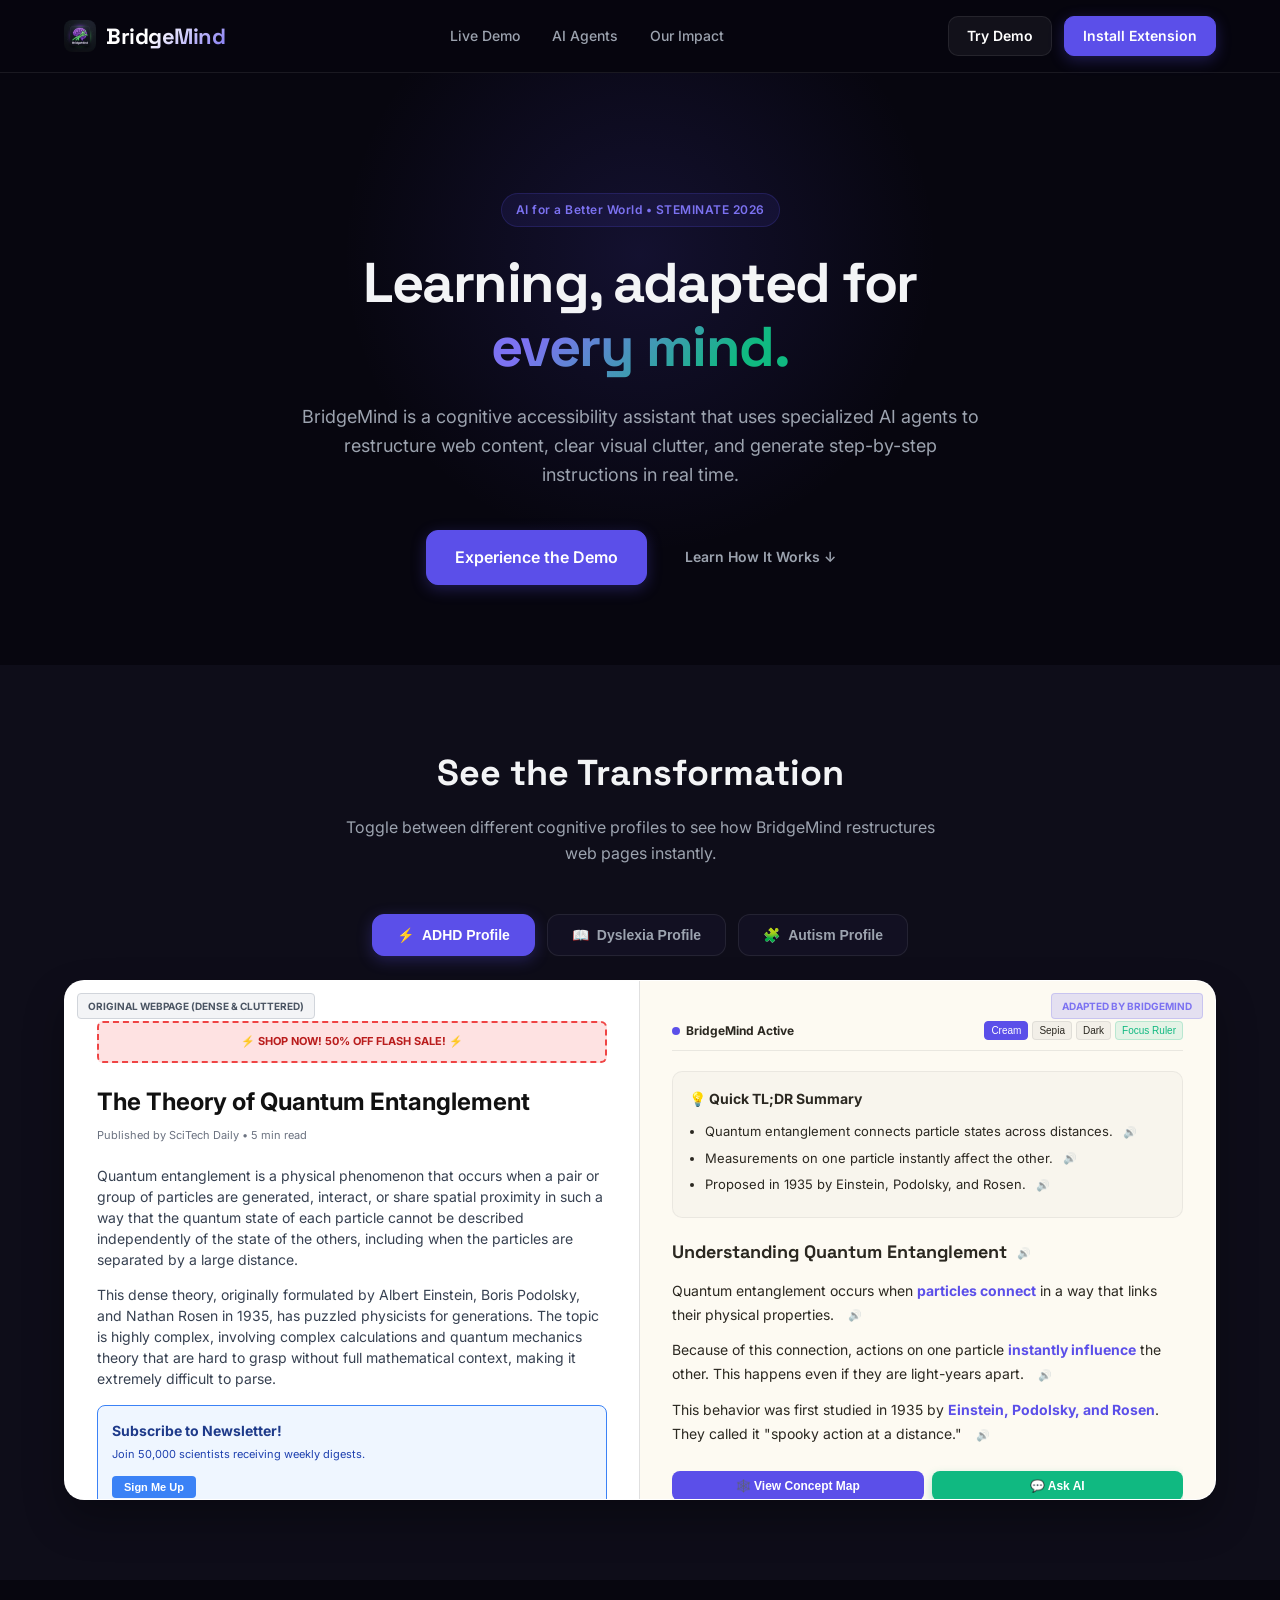
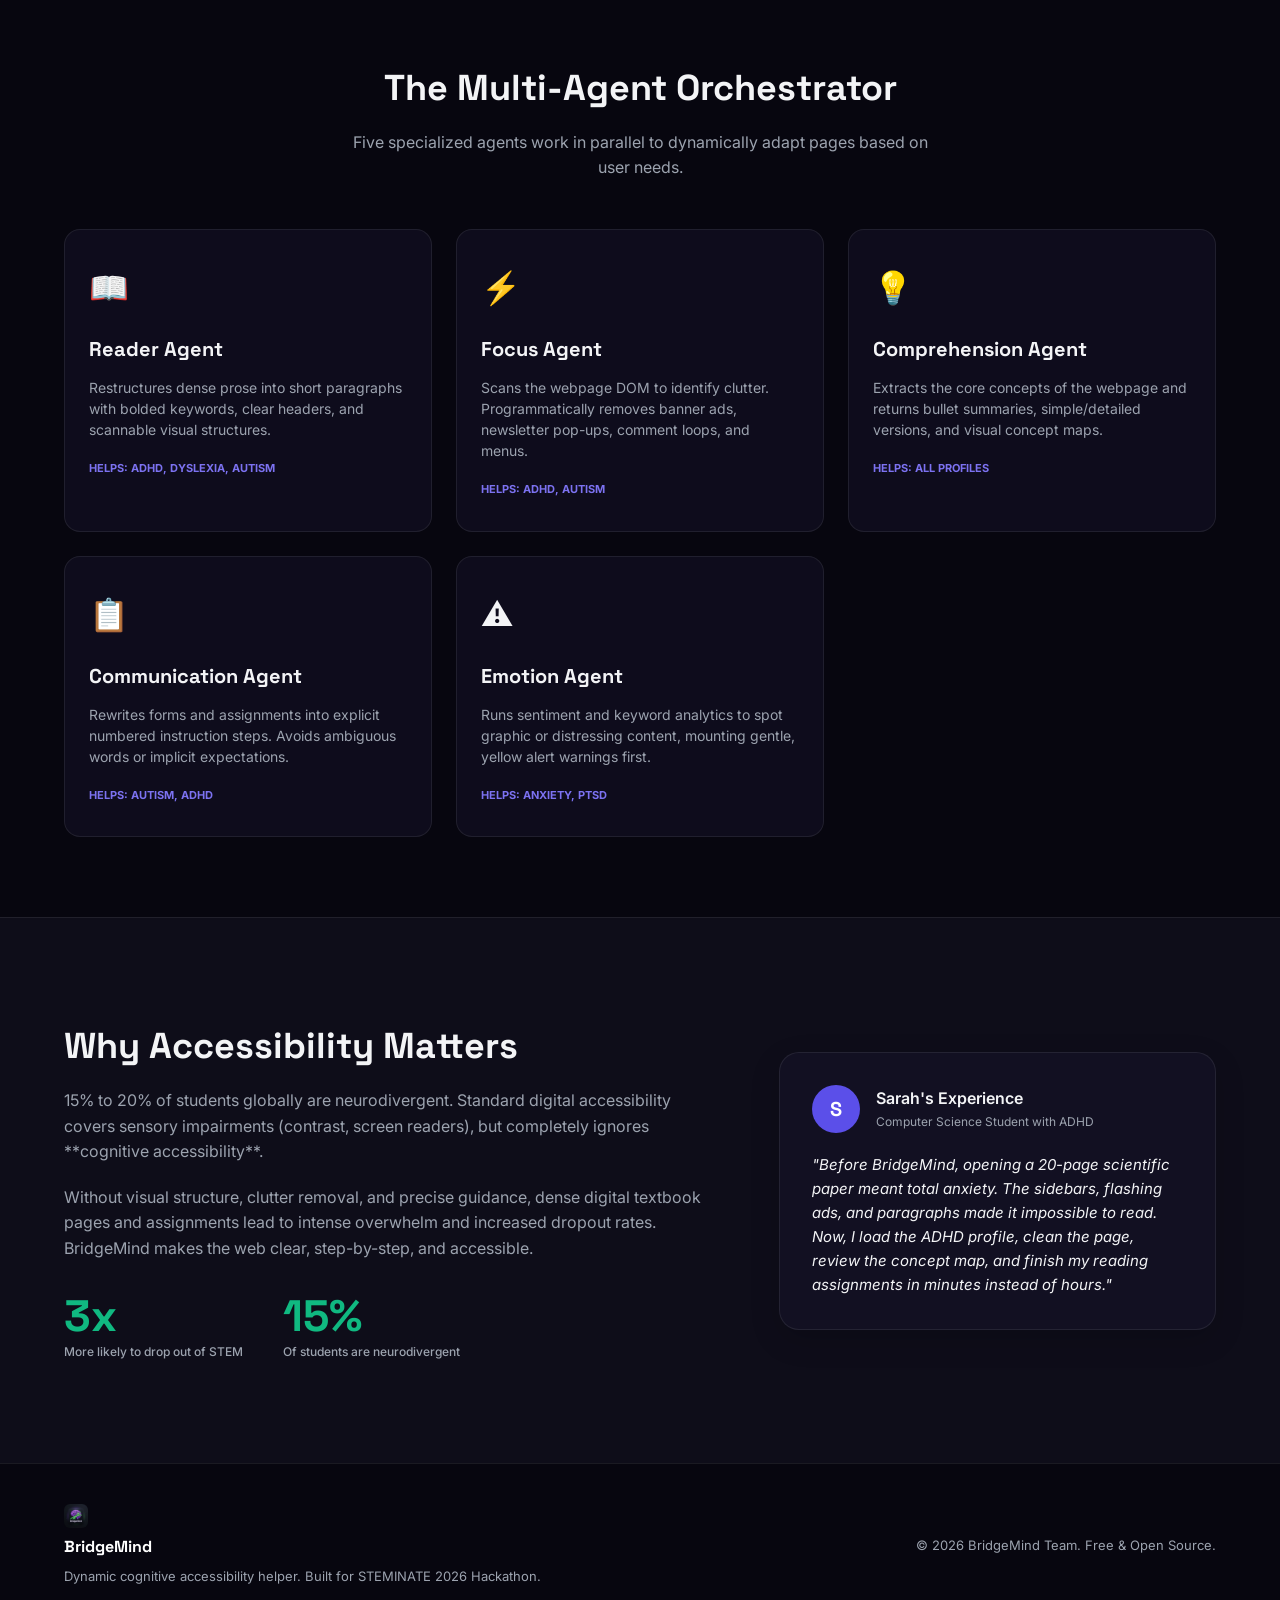
<file: frontend/index.html>
<!DOCTYPE html>
<html lang="en">
<head>
  <meta charset="UTF-8">
  <meta name="viewport" content="width=device-width, initial-scale=1.0">
  <title>BridgeMind — Cognitive Accessibility AI Platform</title>
  <link rel="stylesheet" href="styles.css">
  <link rel="preconnect" href="https://fonts.googleapis.com">
  <link rel="preconnect" href="https://fonts.gstatic.com" crossorigin>
  <link href="https://fonts.googleapis.com/css2?family=Inter:wght@400;500;600;700&family=Space+Grotesk:wght@500;700&display=swap" rel="stylesheet">
</head>
<body>
  <!-- Header / Navigation -->
  <header class="navbar">
    <div class="nav-container">
      <div class="logo">
        <img src="assets/logo.png" alt="BridgeMind Logo" class="logo-img">
        <span class="logo-text">BridgeMind</span>
      </div>
      <nav class="nav-links">
        <a href="demo.html">Live Demo</a>
        <a href="#how-it-works">AI Agents</a>
        <a href="#impact">Our Impact</a>
      </nav>
      <div class="nav-actions">
        <a href="demo.html" class="btn btn-secondary">Try Demo</a>
        <a href="file:///g:/BridgeMind/extension" class="btn btn-primary" target="_blank">Install Extension</a>
      </div>
    </div>
  </header>

  <!-- Hero Section -->
  <section class="hero">
    <div class="hero-glow"></div>
    <div class="hero-container">
      <div class="hero-badge">AI for a Better World • STEMINATE 2026</div>
      <h1 class="hero-title">Learning, adapted for <br><span class="gradient-text">every mind.</span></h1>
      <p class="hero-subtitle">
        BridgeMind is a cognitive accessibility assistant that uses specialized AI agents to restructure web content, clear visual clutter, and generate step-by-step instructions in real time.
      </p>
      <div class="hero-ctas">
        <a href="demo.html" class="btn btn-primary btn-large">Experience the Demo</a>
        <a href="#how-it-works" class="btn btn-tertiary">Learn How It Works &darr;</a>
      </div>
    </div>
  </section>

  <!-- Before/After Live Simulator Section -->
  <section class="simulator-section" id="simulator">
    <div class="container">
      <div class="section-header">
        <h2 class="section-title">See the Transformation</h2>
        <p class="section-subtitle">Toggle between different cognitive profiles to see how BridgeMind restructures web pages instantly.</p>
      </div>

      <!-- Simulator Container -->
      <div class="simulator-wrapper">
        <!-- Controls -->
        <div class="simulator-controls">
          <button class="sim-profile-btn active" data-profile="adhd">
            <span class="btn-icon">⚡</span> ADHD Profile
          </button>
          <button class="sim-profile-btn" data-profile="dyslexia">
            <span class="btn-icon">📖</span> Dyslexia Profile
          </button>
          <button class="sim-profile-btn" data-profile="autism">
            <span class="btn-icon">🧩</span> Autism Profile
          </button>
        </div>

        <!-- Before/After Split Frame -->
        <div class="simulator-frame">
          
          <!-- BEFORE: Raw Webpage -->
          <div class="frame-half frame-before" id="pane-before">
            <div class="frame-badge badge-before">Original Webpage (Dense & Cluttered)</div>
            
            <!-- Ad Sidebar Noise -->
            <div class="mock-ad-banner">⚡ SHOP NOW! 50% OFF FLASH SALE! ⚡</div>
            
            <div class="mock-page-header">
              <h1>The Theory of Quantum Entanglement</h1>
              <div class="mock-meta">Published by SciTech Daily • 5 min read</div>
            </div>
            
            <div class="mock-article-body">
              <p>
                Quantum entanglement is a physical phenomenon that occurs when a pair or group of particles are generated, interact, or share spatial proximity in such a way that the quantum state of each particle cannot be described independently of the state of the others, including when the particles are separated by a large distance.
              </p>
              <p>
                This dense theory, originally formulated by Albert Einstein, Boris Podolsky, and Nathan Rosen in 1935, has puzzled physicists for generations. The topic is highly complex, involving complex calculations and quantum mechanics theory that are hard to grasp without full mathematical context, making it extremely difficult to parse.
              </p>
              
              <!-- Pop up disruption -->
              <div class="mock-popup-banner">
                <h3>Subscribe to Newsletter!</h3>
                <p>Join 50,000 scientists receiving weekly digests.</p>
                <button>Sign Me Up</button>
              </div>

              <p>
                Furthermore, when measurements of physical properties such as position, momentum, spin, and polarization are performed on entangled particles, they are found to be perfectly correlated. This is true even if the measurements are performed almost simultaneously at locations separated by light-years.
              </p>
            </div>
            
            <!-- Side Widgets -->
            <div class="mock-sidebar">
              <h3>Related Stories</h3>
              <ul>
                <li>10 Facts About black holes</li>
                <li>How warp drive works</li>
                <li>Is time travel possible?</li>
              </ul>
            </div>
          </div>

          <!-- AFTER: Adapted Webpage -->
          <div class="frame-half frame-after theme-cream" id="pane-after">
            <div class="frame-badge badge-after">Adapted by BridgeMind</div>
            
            <!-- Top Controls (Mock Injected) -->
            <div class="mock-injected-nav">
              <div class="mock-nav-brand">
                <span class="brand-dot"></span>
                <span>BridgeMind Active</span>
              </div>
              <div class="mock-theme-switches">
                <button class="theme-pills active" data-theme="cream">Cream</button>
                <button class="theme-pills" data-theme="sepia">Sepia</button>
                <button class="theme-pills" data-theme="dark">Dark</button>
                <button class="theme-pills" id="sim-ruler-toggle" style="background: rgba(16, 185, 129, 0.1); color: #10b981; border: 1px solid rgba(16, 185, 129, 0.2);">Focus Ruler</button>
              </div>
            </div>

            <div class="adapted-content-area" style="position: relative; overflow-y: auto;">
              <div class="bm-reading-ruler hidden" id="sim-reading-ruler" style="position: absolute; left:0; width:100%; height:35px; pointer-events:none; z-index:5;"></div>
              
              <!-- TLDR (Comprehension Agent) -->
              <div class="adapted-card adapted-tldr" id="adapted-tldr-box">
                <h4>💡 Quick TL;DR Summary</h4>
                <ul>
                  <li>Quantum entanglement connects particle states across distances.</li>
                  <li>Measurements on one particle instantly affect the other.</li>
                  <li>Proposed in 1935 by Einstein, Podolsky, and Rosen.</li>
                </ul>
              </div>

              <!-- Content (Reader Agent) -->
              <div class="adapted-article-body" id="adapted-text-box">
                <h3>Understanding Quantum Entanglement</h3>
                <p>
                  Quantum entanglement occurs when <strong>particles connect</strong> in a way that links their physical properties. 
                </p>
                <p>
                  Because of this connection, actions on one particle <strong>instantly influence</strong> the other. This happens even if they are light-years apart.
                </p>
                <p>
                  This behavior was first studied in 1935 by <strong>Einstein, Podolsky, and Rosen</strong>. They called it "spooky action at a distance."
                </p>
              </div>

              <!-- Floating Actions -->
              <div style="display: flex; gap: 8px; margin-top: 15px;">
                <button class="mock-cmap-btn" id="sim-cmap-btn" style="flex: 1;">🕸️ View Concept Map</button>
                <button class="mock-cmap-btn" id="sim-ask-btn" style="flex: 1; background: #10b981; border-color: #10b981; box-shadow: 0 4px 10px rgba(16, 185, 129, 0.3);">💬 Ask AI</button>
              </div>

              <!-- In-sim Concept Map Drawer -->
              <div class="mock-cmap-drawer hidden" id="sim-cmap-drawer" style="position: absolute; top:0; right:0; width:100%; height:100%; background:var(--bg-pane); z-index:10; border-left:1px solid rgba(120, 120, 120, 0.2); box-shadow: -4px 0 20px rgba(0,0,0,0.15); display: flex; flex-direction: column;">
                <div class="drawer-header" style="display: flex; justify-content: space-between; align-items: center; padding: 10px; border-bottom: 1px solid rgba(120,120,120,0.15);">
                  <h5 style="margin:0;">Concept Map</h5>
                  <button id="sim-close-cmap" style="background:transparent; border:none; font-size:18px; cursor:pointer; color:inherit;">&times;</button>
                </div>
                <div class="drawer-body" style="flex:1; padding: 10px; display: block;">
                  <div style="font-size: 10px; opacity: 0.6; text-align: center; margin-bottom: 5px;">💡 Drag concepts to organize, double-click to simplify.</div>
                  <div class="bm-svg-cmap-canvas" id="sim-svg-canvas" style="height: 220px; width:100%; border:1px dashed rgba(120,120,120,0.3); border-radius:8px; position:relative; overflow:hidden;">
                    <svg class="bm-svg-connections-layer" id="sim-svg-connections" style="width:100%; height:100%; position:absolute; top:0; left:0; pointer-events:none;"></svg>
                  </div>
                </div>
              </div>

              <!-- In-sim Chat Sidebar -->
              <div class="mock-cmap-drawer hidden" id="sim-chat-sidebar" style="position: absolute; top:0; right:0; width:100%; height:100%; background:var(--bg-pane); z-index:10; border-left:1px solid rgba(120, 120, 120, 0.2); box-shadow: -4px 0 20px rgba(0,0,0,0.15); display: flex; flex-direction: column;">
                <div class="drawer-header" style="display: flex; justify-content: space-between; align-items: center; padding: 10px; border-bottom: 1px solid rgba(120,120,120,0.15);">
                  <h5 style="margin:0;">Ask BridgeMind AI</h5>
                  <button id="sim-close-chat" style="background:transparent; border:none; font-size:18px; cursor:pointer; color:inherit;">&times;</button>
                </div>
                <div class="sim-chat-messages" id="sim-chat-messages" style="flex:1; overflow-y:auto; padding:12px; display:flex; flex-direction:column; gap:10px;">
                  <div class="sim-msg-ai" style="align-self: flex-start; background: rgba(120,120,120,0.08); padding:8px 12px; border-radius:8px; font-size:13px; max-width:85%;">
                    Hi! Ask me anything about the quantum entanglement article.
                  </div>
                </div>
                <div style="padding:10px; border-top:1px solid rgba(120,120,120,0.15); display:flex; gap:8px;">
                  <input type="text" id="sim-chat-input" placeholder="Type a question..." style="flex:1; padding:6px 10px; border-radius:6px; border:1px solid rgba(120,120,120,0.2); background:rgba(120,120,120,0.05); color:inherit; font-size:13px; outline:none;">
                  <button id="sim-send-chat" style="background:#10b981; color:#fff; border:none; padding:6px 12px; border-radius:6px; font-size:13px; font-weight:600; cursor:pointer;">Send</button>
                </div>
              </div>

            </div>
          </div>


        </div>
      </div>
    </div>
  </section>

  <!-- Agent Details Section -->
  <section class="how-it-works-section" id="how-it-works">
    <div class="container">
      <div class="section-header">
        <h2 class="section-title">The Multi-Agent Orchestrator</h2>
        <p class="section-subtitle">Five specialized agents work in parallel to dynamically adapt pages based on user needs.</p>
      </div>

      <div class="agents-grid">
        <!-- Agent 1 -->
        <div class="agent-card">
          <div class="agent-icon">📖</div>
          <h3>Reader Agent</h3>
          <p>Restructures dense prose into short paragraphs with bolded keywords, clear headers, and scannable visual structures.</p>
          <div class="agent-target">Helps: ADHD, Dyslexia, Autism</div>
        </div>

        <!-- Agent 2 -->
        <div class="agent-card">
          <div class="agent-icon">⚡</div>
          <h3>Focus Agent</h3>
          <p>Scans the webpage DOM to identify clutter. Programmatically removes banner ads, newsletter pop-ups, comment loops, and menus.</p>
          <div class="agent-target">Helps: ADHD, Autism</div>
        </div>

        <!-- Agent 3 -->
        <div class="agent-card">
          <div class="agent-icon">💡</div>
          <h3>Comprehension Agent</h3>
          <p>Extracts the core concepts of the webpage and returns bullet summaries, simple/detailed versions, and visual concept maps.</p>
          <div class="agent-target">Helps: All Profiles</div>
        </div>

        <!-- Agent 4 -->
        <div class="agent-card">
          <div class="agent-icon">📋</div>
          <h3>Communication Agent</h3>
          <p>Rewrites forms and assignments into explicit numbered instruction steps. Avoids ambiguous words or implicit expectations.</p>
          <div class="agent-target">Helps: Autism, ADHD</div>
        </div>

        <!-- Agent 5 -->
        <div class="agent-card">
          <div class="agent-icon">⚠️</div>
          <h3>Emotion Agent</h3>
          <p>Runs sentiment and keyword analytics to spot graphic or distressing content, mounting gentle, yellow alert warnings first.</p>
          <div class="agent-target">Helps: Anxiety, PTSD</div>
        </div>
      </div>
    </div>
  </section>

  <!-- User Story / Impact Section -->
  <section class="impact-section" id="impact">
    <div class="container">
      <div class="impact-grid">
        <div class="impact-text-side">
          <h2 class="section-title">Why Accessibility Matters</h2>
          <p class="section-body">
            15% to 20% of students globally are neurodivergent. Standard digital accessibility covers sensory impairments (contrast, screen readers), but completely ignores **cognitive accessibility**.
          </p>
          <p class="section-body">
            Without visual structure, clutter removal, and precise guidance, dense digital textbook pages and assignments lead to intense overwhelm and increased dropout rates. BridgeMind makes the web clear, step-by-step, and accessible.
          </p>
          <div class="metric-row">
            <div class="metric">
              <span class="metric-num">3x</span>
              <span class="metric-label">More likely to drop out of STEM</span>
            </div>
            <div class="metric">
              <span class="metric-num">15%</span>
              <span class="metric-label">Of students are neurodivergent</span>
            </div>
          </div>
        </div>
        
        <div class="impact-card-side">
          <div class="story-card">
            <div class="story-header">
              <div class="story-avatar">S</div>
              <div>
                <h4 class="story-name">Sarah's Experience</h4>
                <p class="story-role">Computer Science Student with ADHD</p>
              </div>
            </div>
            <p class="story-text">
              "Before BridgeMind, opening a 20-page scientific paper meant total anxiety. The sidebars, flashing ads, and paragraphs made it impossible to read. Now, I load the ADHD profile, clean the page, review the concept map, and finish my reading assignments in minutes instead of hours."
            </p>
          </div>
        </div>
      </div>
    </div>
  </section>

  <!-- Footer -->
  <footer class="footer">
    <div class="container footer-content">
      <div class="footer-left">
        <img src="assets/logo.png" alt="BridgeMind Logo" class="footer-logo">
        <span class="footer-title">BridgeMind</span>
        <p>Dynamic cognitive accessibility helper. Built for STEMINATE 2026 Hackathon.</p>
      </div>
      <div class="footer-right">
        <span>© 2026 BridgeMind Team. Free & Open Source.</span>
      </div>
    </div>
  </footer>

  <script src="app.js"></script>
</body>
</html>
</file>
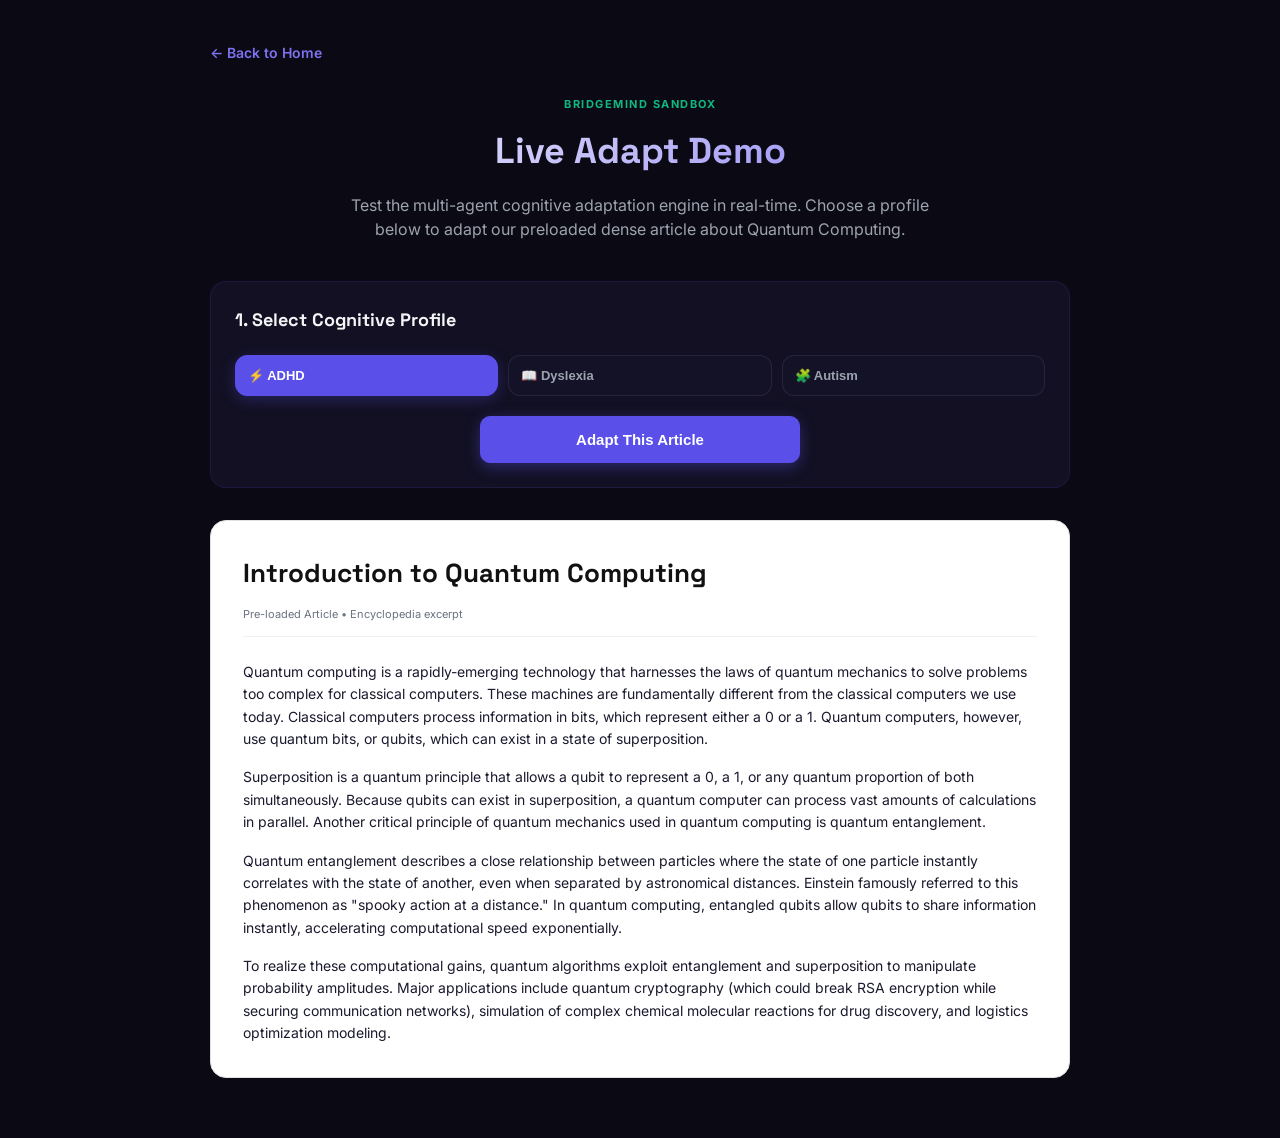
<file: frontend/demo.html>
<!DOCTYPE html>
<html lang="en">
<head>
  <meta charset="UTF-8">
  <meta name="viewport" content="width=device-width, initial-scale=1.0">
  <title>BridgeMind — Standalone Live Demo</title>
  <link rel="stylesheet" href="styles.css">
  <link rel="preconnect" href="https://fonts.googleapis.com">
  <link rel="preconnect" href="https://fonts.gstatic.com" crossorigin>
  <link href="https://fonts.googleapis.com/css2?family=Inter:wght@400;500;600;700&family=Space+Grotesk:wght@500;700&display=swap" rel="stylesheet">
  <style>
    /* Styling for Standalone Demo overlay inside the page */
    .demo-overlay-host {
      position: fixed;
      top: 0;
      left: 0;
      width: 100vw;
      height: 100vh;
      z-index: 9999;
      display: flex;
      flex-direction: column;
      animation: fade-in 0.25s ease;
    }
    .demo-top-bar {
      display: flex;
      justify-content: space-between;
      align-items: center;
      padding: 14px 40px;
      backdrop-filter: blur(10px);
      box-sizing: border-box;
      border-bottom: 1px solid rgba(120, 120, 120, 0.15);
    }
    .demo-content-wrapper {
      flex: 1;
      overflow-y: auto;
      padding: 40px 10%;
      box-sizing: border-box;
    }
    .demo-card {
      border-radius: 16px;
      padding: 24px;
      margin-bottom: 28px;
      border: 1px solid rgba(120, 120, 120, 0.1);
      background: rgba(120, 120, 120, 0.03);
    }
    .demo-card-title {
      font-family: 'Space Grotesk', sans-serif;
      font-size: 18px;
      font-weight: 700;
      margin-bottom: 16px;
    }
    
    /* Themes */
    .theme-cream { background-color: #fdfaf2 !important; color: #2b2821 !important; }
    .theme-cream .demo-top-bar { background: rgba(253, 250, 242, 0.9) !important; }
    .theme-cream .demo-card { background: #ffffff !important; box-shadow: 0 4px 15px rgba(0,0,0,0.03); }
    
    .theme-sepia { background-color: #f4ecd8 !important; color: #433422 !important; }
    .theme-sepia .demo-top-bar { background: rgba(244, 236, 216, 0.9) !important; }
    .theme-sepia .demo-card { background: #fbf5e6 !important; box-shadow: 0 4px 15px rgba(67,52,34,0.04); }

    .theme-dark { background-color: #12111a !important; color: #e4e4e7 !important; }
    .theme-dark .demo-top-bar { background: rgba(18, 17, 26, 0.9) !important; }
    .theme-dark .demo-card { background: #191824 !important; box-shadow: 0 4px 20px rgba(0,0,0,0.2); }

    .theme-high-contrast { background-color: #000000 !important; color: #ffff00 !important; }
    .theme-high-contrast .demo-top-bar { background: #000000 !important; border-bottom: 2px solid #ffff00 !important; }
    .theme-high-contrast .demo-card { background: #000000 !important; border: 1px solid #ffff00 !important; }

    /* Font adjusters dyslexia */
    .font-dyslexic {
      font-family: 'Comic Sans MS', sans-serif !important;
      letter-spacing: 0.08em;
      word-spacing: 0.15em;
    }
    .spacing-dyslexic .demo-content-wrapper {
      line-height: 2.0 !important;
    }
  </style>
</head>
<body class="demo-page-body" style="background: #0b0a14; color: #f3f4f6; font-family: 'Inter', sans-serif;">
  
  <div class="container" style="padding: 40px 20px; max-width: 900px; margin: 0 auto;">
    
    <!-- Navigation Back Link -->
    <div style="margin-bottom: 30px;">
      <a href="index.html" style="color: var(--color-primary-light); text-decoration: none; font-size: 14px; font-weight: 600; display: inline-flex; align-items: center; gap: 8px;">
        &larr; Back to Home
      </a>
    </div>

    <!-- Intro Header -->
    <header style="margin-bottom: 40px; text-align: center;">
      <div style="font-size: 11px; text-transform: uppercase; font-weight: 700; color: #10b981; letter-spacing: 1.5px; margin-bottom: 10px;">BridgeMind Sandbox</div>
      <h1 style="font-family: 'Space Grotesk', sans-serif; font-size: 36px; font-weight: 700; background: linear-gradient(135deg, #fff, var(--color-primary-light)); -webkit-background-clip: text; -webkit-text-fill-color: transparent;">Live Adapt Demo</h1>
      <p style="color: var(--color-text-muted); font-size: 16px; max-width: 600px; margin: 12px auto 0 auto; line-height: 1.5;">
        Test the multi-agent cognitive adaptation engine in real-time. Choose a profile below to adapt our preloaded dense article about Quantum Computing.
      </p>
    </header>

    <!-- Configure Panel -->
    <section class="adapted-card" style="background: rgba(26,23,49,0.5); border: 1px solid rgba(91,79,233,0.15); padding: 24px; border-radius: 16px; margin-bottom: 32px; display: flex; flex-direction: column; gap: 20px;">
      <h3 style="font-family: 'Space Grotesk', sans-serif; font-size: 18px; margin: 0;">1. Select Cognitive Profile</h3>
      
      <div class="simulator-controls" style="display: grid; grid-template-columns: repeat(3, 1fr); gap: 10px; margin: 0;">
        <button class="sim-profile-btn active" id="btn-prof-adhd" data-profile="adhd" style="padding: 12px; font-size: 13px; font-weight:600;">⚡ ADHD</button>
        <button class="sim-profile-btn" id="btn-prof-dyslexia" data-profile="dyslexia" style="padding: 12px; font-size: 13px; font-weight:600;">📖 Dyslexia</button>
        <button class="sim-profile-btn" id="btn-prof-autism" data-profile="autism" style="padding: 12px; font-size: 13px; font-weight:600;">🧩 Autism</button>
      </div>

      <div style="text-align: center;">
        <button id="btn-run-adapt" class="btn btn-primary" style="width: 100%; max-width: 320px; padding: 14px; font-size: 15px; font-weight: 700; box-shadow: 0 4px 15px rgba(91,79,233,0.4);">
          Adapt This Article
        </button>
      </div>
    </section>

    <!-- Dense Article Body -->
    <section class="adapted-card" style="background: #ffffff; color: #1a1a2e; padding: 32px; border-radius: 16px; border: 1px solid #e0e0e0;">
      <h2 style="font-size: 26px; margin-bottom: 12px; color: #111; font-family: 'Space Grotesk', sans-serif;">Introduction to Quantum Computing</h2>
      <div style="font-size: 11px; color: #6b7280; margin-bottom: 24px; border-bottom: 1px solid #f0f0f0; padding-bottom: 12px;">Pre-loaded Article • Encyclopedia excerpt</div>
      
      <div class="raw-article-text" style="font-size: 14px; line-height: 1.6; display: flex; flex-direction: column; gap: 16px;">
        <p>
          Quantum computing is a rapidly-emerging technology that harnesses the laws of quantum mechanics to solve problems too complex for classical computers. These machines are fundamentally different from the classical computers we use today. Classical computers process information in bits, which represent either a 0 or a 1. Quantum computers, however, use quantum bits, or qubits, which can exist in a state of superposition.
        </p>
        <p>
          Superposition is a quantum principle that allows a qubit to represent a 0, a 1, or any quantum proportion of both simultaneously. Because qubits can exist in superposition, a quantum computer can process vast amounts of calculations in parallel. Another critical principle of quantum mechanics used in quantum computing is quantum entanglement.
        </p>
        <p>
          Quantum entanglement describes a close relationship between particles where the state of one particle instantly correlates with the state of another, even when separated by astronomical distances. Einstein famously referred to this phenomenon as "spooky action at a distance." In quantum computing, entangled qubits allow qubits to share information instantly, accelerating computational speed exponentially.
        </p>
        <p>
          To realize these computational gains, quantum algorithms exploit entanglement and superposition to manipulate probability amplitudes. Major applications include quantum cryptography (which could break RSA encryption while securing communication networks), simulation of complex chemical molecular reactions for drug discovery, and logistics optimization modeling.
        </p>
      </div>
    </section>

  </div>

  <!-- Injected Overlay Template Wrapper (loaded dynamically) -->
  <div id="demo-overlay" class="demo-overlay-host hidden"></div>

  <script>
    document.addEventListener("DOMContentLoaded", () => {
      const btnAdapt = document.getElementById("btn-run-adapt");
      const profileBtns = document.querySelectorAll(".sim-profile-btn");
      const overlay = document.getElementById("demo-overlay");
      
      let selectedProfile = "adhd";

      profileBtns.forEach(btn => {
        btn.addEventListener("click", () => {
          profileBtns.forEach(b => b.classList.remove("active"));
          btn.classList.add("active");
          selectedProfile = btn.getAttribute("data-profile");
        });
      });

      btnAdapt.addEventListener("click", () => {
        btnAdapt.textContent = "Processing adapted views...";
        btnAdapt.setAttribute("disabled", "true");
        
        // Grab raw text content
        const rawParagraphs = Array.from(document.querySelectorAll(".raw-article-text p")).map(p => p.innerText).join("\n\n");
        
        // Call local FastAPI adapt endpoint
        fetch("http://127.0.0.1:8000/api/adapt", {
          method: "POST",
          headers: { "Content-Type": "application/json" },
          body: JSON.stringify({
            content: rawParagraphs,
            page_type: "article",
            profile: selectedProfile,
            agents: ["reader", "focus", "comprehension", "communication", "emotion"]
          })
        })
        .then(res => {
          if (!res.ok) throw new Error("Backend offline");
          return res.json();
        })
        .then(data => {
          btnAdapt.textContent = "Adapt This Article";
          btnAdapt.removeAttribute("disabled");
          renderAdaptOverlay(data, selectedProfile);
        })
        .catch(err => {
          console.warn("FastAPI backend is offline. Running simulation fallback...");
          // Generate mock response dynamically to make presentation bulletproof!
          setTimeout(() => {
            btnAdapt.textContent = "Adapt This Article";
            btnAdapt.removeAttribute("disabled");
            const mockData = generateDemoMockData(rawParagraphs, selectedProfile);
            renderAdaptOverlay(mockData, selectedProfile);
          }, 800);
        });
      });

      function renderAdaptOverlay(data, profile) {
        overlay.innerHTML = "";
        overlay.classList.remove("hidden");
        document.body.style.overflow = "hidden";

        // Style overlay theme based on profile
        overlay.className = "demo-overlay-host theme-cream";
        if (profile === "dyslexia") {
          overlay.className = "demo-overlay-host theme-sepia font-dyslexic spacing-dyslexic";
        } else if (profile === "adhd") {
          overlay.className = "demo-overlay-host theme-cream spacing-adhd";
        } else if (profile === "autism") {
          overlay.className = "demo-overlay-host theme-cream spacing-autism";
        }

        // Layout warning banner
        let warningHtml = "";
        if (data.emotion_output && data.emotion_output.distress_detected) {
          warningHtml = `
            <div class="bm-warning-banner" style="margin-bottom: 20px; background: rgba(245,158,11,0.12); border: 1px solid #f59e0b; border-radius:12px; padding:12px 16px; font-size:13px; display:flex; gap:10px;">
              <span>⚠️</span>
              <span><strong>Note:</strong> ${data.emotion_output.warning_message || "Sensitive topic detected."}</span>
            </div>
          `;
        }

        // Layout TLDR card
        let tldrHtml = "";
        if (data.comprehension_output) {
          const bullets = data.comprehension_output.tldr.map(b => `<li style="margin-bottom:6px;">${escapeHtml(b)}</li>`).join("");
          tldrHtml = `
            <div class="demo-card">
              <h3 class="demo-card-title">💡 Quick TL;DR Summary</h3>
              <ul style="padding-left: 18px; font-size: 14px;">${bullets}</ul>
            </div>
          `;
        }

        // Layout Communication guide
        let commHtml = "";
        if (data.communication_output && data.communication_output.steps) {
          const steps = data.communication_output.steps.map(s => `<li style="margin-bottom:8px; font-size:13px;">✓ ${escapeHtml(s)}</li>`).join("");
          commHtml = `
            <div class="demo-card" style="border-left: 4px solid #10b981;">
              <h3 class="demo-card-title">📋 Step-by-Step Instructions</h3>
              <ul style="list-style:none; padding-left: 0;">${steps}</ul>
            </div>
          `;
        }

        // Layout Reader card
        const parsedText = parseSimpleMarkdown(data.reader_output.structured_text);
        let readerHtml = `
          <div class="demo-card">
            <h3 class="demo-card-title">📖 Restructured Reading</h3>
            <div style="font-size: 15px; line-height: 1.7;">${parsedText}</div>
          </div>
        `;

        // Assemble concept map HTML
        let cmapHtml = "";
        if (data.comprehension_output && data.comprehension_output.concept_map) {
          cmapHtml = `
            <div class="bm-cmap-drawer hidden" id="demo-cmap-drawer" style="position:fixed; top:0; right:0; width:400px; height:100vh; background:inherit; border-left:1px solid rgba(120,120,120,0.2); box-shadow:-4px 0 30px rgba(0,0,0,0.15); display:flex; flex-direction:column; z-index:10000;">
              <div class="bm-cmap-header" style="display:flex; justify-content:space-between; align-items:center; padding:20px; border-bottom:1px solid rgba(120,120,120,0.15);">
                <h3 style="margin:0; font-family:'Space Grotesk',sans-serif;">Visual Concept Map</h3>
                <button id="btn-close-demo-cmap" style="background:transparent; border:none; font-size:24px; cursor:pointer; color:inherit;">&times;</button>
              </div>
              <div class="bm-cmap-canvas" style="flex:1; display:block; padding:15px;">
                <div style="font-size:11px; opacity:0.7; margin-bottom:8px; text-align:center;">💡 Drag nodes to organize, double-click to simplify.</div>
                <div class="bm-svg-cmap-canvas" id="demo-svg-canvas" style="height:480px; width:100%; border:1px dashed rgba(120,120,120,0.3); border-radius:12px; position:relative; overflow:hidden;">
                  <svg class="bm-svg-connections-layer" id="demo-svg-connections" style="width:100%; height:100%; position:absolute; top:0; left:0; pointer-events:none;"></svg>
                </div>
              </div>
            </div>
          `;
        }

        // Layout sidebar chat
        let chatHtml = `
          <div class="bm-chat-sidebar hidden" id="demo-chat-sidebar" style="position:fixed; top:0; right:0; width:450px; height:100vh; background:inherit; border-left:1px solid rgba(120,120,120,0.2); box-shadow:-4px 0 30px rgba(0,0,0,0.15); display:flex; flex-direction:column; z-index:10000;">
            <div class="bm-chat-resizer" id="demo-chat-resizer" style="position:absolute; left:0; top:0; width:6px; height:100%; cursor:col-resize; z-index:10001; background:transparent;"></div>
            <div class="bm-chat-header" style="display:flex; justify-content:space-between; align-items:center; padding:20px; border-bottom:1px solid rgba(120,120,120,0.15);">
              <h3 style="margin:0; font-family:'Space Grotesk',sans-serif;">Ask BridgeMind AI</h3>
              <button id="btn-close-demo-chat" style="background:transparent; border:none; font-size:24px; cursor:pointer; color:inherit;">&times;</button>
            </div>
            <div class="bm-chat-messages" id="demo-chat-messages" style="flex:1; overflow-y:auto; padding:20px; display:flex; flex-direction:column; gap:14px;">
              <div class="bm-message bm-message-ai">Hi! Ask me any question about the Quantum Computing article.</div>
            </div>
            <div class="bm-chat-input-container" style="padding:16px 20px; border-top:1px solid rgba(120,120,120,0.15); display:flex; gap:10px; background:rgba(120,120,120,0.02);">
              <input type="text" class="bm-chat-input" id="demo-chat-input" placeholder="Type a question...">
              <button class="bm-chat-send-btn" id="btn-send-demo-chat">Send</button>
            </div>
          </div>
        `;

        overlay.innerHTML = `
          <!-- Top Bar -->
          <div class="demo-top-bar">
            <div class="bm-nav-brand">
              <span class="bm-logo-dot"></span>
              <span class="bm-brand-text">BridgeMind Active</span>
              <span class="bm-profile-badge">${profile.toUpperCase()} Demo Mode</span>
            </div>
            <div class="bm-controls">
              <button class="bm-nav-btn" id="btn-toggle-demo-font">Toggle Dyslexia Font</button>
              <button class="bm-nav-btn" id="btn-toggle-demo-ruler">Focus Ruler</button>
              
              <div class="bm-themes">
                <button class="bm-theme-btn cream active" data-theme="cream"></button>
                <button class="bm-theme-btn sepia" data-theme="sepia"></button>
                <button class="bm-theme-btn dark" data-theme="dark"></button>
              </div>

              <div class="bm-feedback-controls" style="display:flex; align-items:center; gap:6px; border-left:1px solid rgba(120,120,120,0.2); padding-left:12px; margin-left:6px;">
                <span style="font-size:11px; opacity:0.7;">Helpful?</span>
                <button class="bm-nav-btn" id="btn-demo-feedback-up" style="padding:4px 8px; font-size:12px; line-height:1;">👍</button>
                <button class="bm-nav-btn" id="btn-demo-feedback-down" style="padding:4px 8px; font-size:12px; line-height:1;">👎</button>
              </div>

              <button class="bm-btn-close" id="btn-close-demo">Restore Original</button>
            </div>
          </div>

          <!-- Content Wrapper -->
          <div class="demo-content-wrapper">
            <div class="bm-reading-ruler hidden" id="demo-reading-ruler" style="position:absolute; left:0; width:100%; height:40px; pointer-events:none; z-index:5;"></div>
            <div style="max-width: 800px; margin: 0 auto; position:relative;">
              ${warningHtml}
              ${commHtml}
              ${tldrHtml}
              ${readerHtml}
            </div>
          </div>

          <!-- Floating drawer buttons -->
          <div style="position:fixed; bottom:28px; right:28px; display:flex; gap:12px; z-index:999;">
            ${data.comprehension_output ? `<button class="bm-cmap-trigger-btn" id="btn-trigger-demo-cmap" style="position:static; box-shadow:none;">🕸️ Map</button>` : ""}
            <button class="bm-ask-trigger-btn" id="btn-trigger-demo-chat" style="position:static; box-shadow:none;">💬 Ask AI</button>
          </div>

          ${cmapHtml}
          ${chatHtml}
        `;

        // Wire overlay events
        setupDemoOverlayEvents(data, profile);
      }

      function setupDemoOverlayEvents(data, profile) {
        const contentWrapper = overlay.querySelector(".demo-content-wrapper");
        
        // Close Adapt overlay
        document.getElementById("btn-close-demo").addEventListener("click", () => {
          overlay.classList.add("hidden");
          document.body.style.overflow = "auto";
          if (synth) synth.cancel();
        });

        // Theme selects
        const themeBtns = overlay.querySelectorAll(".bm-theme-btn");
        themeBtns.forEach(btn => {
          btn.addEventListener("click", () => {
            themeBtns.forEach(b => b.classList.remove("active"));
            btn.classList.add("active");
            const tName = btn.getAttribute("data-theme");
            overlay.classList.remove("theme-cream", "theme-sepia", "theme-dark");
            overlay.classList.add(`theme-${tName}`);
          });
        });

        // Font family
        document.getElementById("btn-toggle-demo-font").addEventListener("click", () => {
          overlay.classList.toggle("font-dyslexic");
          overlay.classList.toggle("spacing-dyslexic");
        });

        // Focus Ruler track
        const rulerToggle = document.getElementById("btn-toggle-demo-ruler");
        const ruler = document.getElementById("demo-reading-ruler");
        let activeRuler = false;
        rulerToggle.addEventListener("click", () => {
          activeRuler = !activeRuler;
          rulerToggle.classList.toggle("active", activeRuler);
          ruler.classList.toggle("hidden", !activeRuler);
        });
        contentWrapper.addEventListener("mousemove", (e) => {
          if (!activeRuler) return;
          const rect = contentWrapper.getBoundingClientRect();
          const top = e.clientY - rect.top + contentWrapper.scrollTop - 20;
          ruler.style.transform = `translateY(${top}px)`;
        });

        // Feedback clicks
        const feedbackUp = document.getElementById("btn-demo-feedback-up");
        const feedbackDown = document.getElementById("btn-demo-feedback-down");
        feedbackUp.addEventListener("click", () => {
          feedbackUp.parentElement.innerHTML = `<span style="font-size:11px; color:#10b981; font-weight:600;">Thanks! 👍</span>`;
        });
        feedbackDown.addEventListener("click", () => {
          feedbackDown.parentElement.innerHTML = `<span style="font-size:11px; color:#10b981; font-weight:600;">Recorded! 👎</span>`;
        });

        // TTS player elements
        const ttsElements = overlay.querySelectorAll(".demo-card p, .demo-card h3, .demo-card li");
        ttsElements.forEach(wireDemoTTS);

        // Map trigger drawer
        const cmapBtn = document.getElementById("btn-trigger-demo-cmap");
        const cmapDrawer = document.getElementById("demo-cmap-drawer");
        const cmapClose = document.getElementById("btn-close-demo-cmap");
        const chatDrawer = document.getElementById("demo-chat-sidebar");

        if (cmapBtn && cmapDrawer) {
          cmapBtn.addEventListener("click", () => {
            cmapDrawer.classList.toggle("hidden");
            if (!cmapDrawer.classList.contains("hidden")) {
              chatDrawer.classList.add("hidden");
              setupDemoConceptMap(data.comprehension_output.concept_map);
            }
          });
          cmapClose.addEventListener("click", () => cmapDrawer.classList.add("hidden"));
        }

        // Chat trigger drawer
        const chatBtn = document.getElementById("btn-trigger-demo-chat");
        const chatClose = document.getElementById("btn-close-demo-chat");
        const chatInput = document.getElementById("demo-chat-input");
        const btnSend = document.getElementById("btn-send-demo-chat");
        const chatMessages = document.getElementById("demo-chat-messages");
        const chatResizer = document.getElementById("demo-chat-resizer");

        chatBtn.addEventListener("click", () => {
          chatDrawer.classList.toggle("hidden");
          if (!chatDrawer.classList.contains("hidden")) {
            if (cmapDrawer) cmapDrawer.classList.add("hidden");
            chatInput.focus();
          }
        });
        chatClose.addEventListener("click", () => chatDrawer.classList.add("hidden"));

        // Resize Sidebar chat
        let dragging = false;
        chatResizer.addEventListener("mousedown", (e) => {
          dragging = true;
          chatResizer.classList.add("dragging");
          document.body.style.cursor = "col-resize";
          e.preventDefault();
        });
        document.addEventListener("mousemove", (e) => {
          if (!dragging) return;
          const w = window.innerWidth - e.clientX;
          if (w >= 360 && w <= Math.min(window.innerWidth * 0.85, 900)) {
            chatDrawer.style.width = `${w}px`;
          }
        });
        document.addEventListener("mouseup", () => {
          if (dragging) {
            dragging = false;
            chatResizer.classList.remove("dragging");
            document.body.style.cursor = "default";
          }
        });

        // Chat submission
        function submitDemoChat() {
          const query = chatInput.value.trim();
          if (!query) return;

          appendDemoMsg("user", query);
          chatInput.value = "";

          const pageText = data.reader_output.structured_text;
          const loadingEl = appendDemoMsg("ai", "Thinking...");

          // Call backend chat route
          fetch("http://127.0.0.1:8000/api/chat", {
            method: "POST",
            headers: { "Content-Type": "application/json" },
            body: JSON.stringify({
              content: pageText,
              query: query,
              profile: profile
            })
          })
          .then(res => {
            if (!res.ok) throw new Error("Offline");
            return res.json();
          })
          .then(chatRes => {
            loadingEl.remove();
            appendDemoMsg("ai", chatRes.response);
          })
          .catch(() => {
            // Mock response fallback
            setTimeout(() => {
              loadingEl.remove();
              let ans = "In sandbox mode, AI tutors help you trace terms. Classic bits process binary codes, while superposition manipulates probability models.";
              if (query.toLowerCase().includes("superposition")) {
                ans = "Superposition allows a **qubit** to exist as both 0 and 1 at the same time, calculating parallel options.";
              }
              appendDemoMsg("ai", ans);
            }, 600);
          });
        }

        function appendDemoMsg(sender, text) {
          const div = document.createElement("div");
          div.className = `bm-message bm-message-${sender}`;
          if (sender === "ai") {
            div.innerHTML = parseSimpleMarkdown(text);
            wireDemoTTS(div);
          } else {
            div.textContent = text;
          }
          chatMessages.appendChild(div);
          chatMessages.scrollTop = chatMessages.scrollHeight;
          return div;
        }

        btnSend.addEventListener("click", submitDemoChat);
        chatInput.addEventListener("keydown", (e) => {
          if (e.key === "Enter") submitDemoChat();
        });
      }

      function setupDemoConceptMap(cmap) {
        const canvas = document.getElementById("demo-svg-canvas");
        const svg = document.getElementById("demo-svg-connections");
        if (!canvas || !svg) return;

        canvas.querySelectorAll(".bm-svg-node").forEach(n => n.remove());

        const rootNode = cmap.main;
        const nodes = cmap.nodes;
        
        const allConcepts = [
          { id: "root", name: rootNode, isRoot: true, x: 120, y: 200 }
        ];

        nodes.forEach((n, idx) => {
          const angle = (idx * 2 * Math.PI) / nodes.length;
          const r = 120;
          allConcepts.push({
            id: `node-${idx}`,
            name: n,
            isRoot: false,
            x: Math.round(120 + r * Math.cos(angle)),
            y: Math.round(200 + r * Math.sin(angle))
          });
        });

        allConcepts.forEach((c) => {
          const div = document.createElement("div");
          div.className = `bm-svg-node ${c.isRoot ? 'root' : ''}`;
          div.id = `demo-cmap-dom-${c.id}`;
          div.textContent = c.name;
          div.style.left = `${c.x}px`;
          div.style.top = `${c.y}px`;
          canvas.appendChild(div);

          let dragging = false;
          let startX, startY;

          div.addEventListener("mousedown", (e) => {
            dragging = true;
            startX = e.clientX - div.offsetLeft;
            startY = e.clientY - div.offsetTop;
            div.style.zIndex = 10;
            e.preventDefault();
          });

          document.addEventListener("mousemove", (e) => {
            if (!dragging) return;
            let left = e.clientX - startX;
            let top = e.clientY - startY;

            left = Math.max(0, Math.min(canvas.clientWidth - div.clientWidth, left));
            top = Math.max(0, Math.min(canvas.clientHeight - div.clientHeight, top));

            div.style.left = `${left}px`;
            div.style.top = `${top}px`;
            c.x = left;
            c.y = top;

            drawDemoConnections();
          });

          document.addEventListener("mouseup", () => {
            if (dragging) {
              dragging = false;
              div.style.zIndex = c.isRoot ? 3 : 2;
            }
          });
        });

        function drawDemoConnections() {
          svg.innerHTML = "";
          const root = allConcepts.find(c => c.isRoot);
          const rootDiv = document.getElementById(`demo-cmap-dom-${root.id}`);
          const rx = root.x + rootDiv.clientWidth / 2;
          const ry = root.y + rootDiv.clientHeight / 2;

          allConcepts.forEach(c => {
            if (c.isRoot) return;
            const childDiv = document.getElementById(`demo-cmap-dom-${c.id}`);
            const cx = c.x + childDiv.clientWidth / 2;
            const cy = c.y + childDiv.clientHeight / 2;

            const path = document.createElementNS("http://www.w3.org/2000/svg", "path");
            const mx = (rx + cx) / 2;
            const my = (ry + cy) / 2 - 15;
            path.setAttribute("d", `M ${rx} ${ry} Q ${mx} ${my} ${cx} ${cy}`);
            path.setAttribute("class", "bm-svg-connection");
            svg.appendChild(path);
          });
        }

        setTimeout(drawDemoConnections, 100);
      }

      // TTS speech engine
      let synth = window.speechSynthesis;
      let currUtterance = null;
      let currEl = null;
      let origHTML = "";

      function wireDemoTTS(el) {
        if (!el || el.querySelector(".bm-tts-controls")) return;
        const span = document.createElement("span");
        span.className = "bm-tts-controls";
        span.innerHTML = `<button class="bm-tts-btn">🔊</button>`;
        el.appendChild(span);

        span.querySelector(".bm-tts-btn").addEventListener("click", (e) => {
          e.stopPropagation();
          const clone = el.cloneNode(true);
          const controls = clone.querySelector(".bm-tts-controls");
          if (controls) controls.remove();
          speakDemoText(clone.innerText.trim(), el);
        });
      }

      function speakDemoText(text, el) {
        if (synth && synth.speaking) {
          synth.cancel();
          if (currEl) currEl.innerHTML = origHTML;
          if (currEl === el) {
            currEl = null;
            return;
          }
        }

        currEl = el;
        origHTML = el.innerHTML;

        const words = text.split(/(\s+)/);
        let h = "";
        let offset = 0;
        words.forEach(w => {
          if (/\s+/.test(w)) {
            h += w;
            offset += w.length;
          } else {
            h += `<span class="bm-highlight-sentence" data-start="${offset}" data-end="${offset+w.length}">${w}</span>`;
            offset += w.length;
          }
        });

        h += ` <span class="bm-tts-controls"><button class="bm-tts-btn">⏹️</button></span>`;
        el.innerHTML = h;

        el.querySelector(".bm-tts-btn").addEventListener("click", (e) => {
          e.stopPropagation();
          synth.cancel();
        });

        const wordSpans = el.querySelectorAll(".bm-highlight-sentence");

        currUtterance = new SpeechSynthesisUtterance(text);
        if (synth) synth.speak(currUtterance);

        currUtterance.onboundary = (e) => {
          if (e.name === "word") {
            const idx = e.charIndex;
            wordSpans.forEach(span => {
              const start = parseInt(span.getAttribute("data-start"));
              const end = parseInt(span.getAttribute("data-end"));
              if (idx >= start && idx < end) {
                span.className = "bm-highlight-sentence bm-highlight-word";
              } else {
                span.className = "bm-highlight-sentence";
              }
            });
          }
        };

        currUtterance.onend = () => {
          el.innerHTML = origHTML;
          wireDemoTTS(el);
          currEl = null;
        };

        currUtterance.onerror = () => {
          el.innerHTML = origHTML;
          wireDemoTTS(el);
          currEl = null;
        };
      }

      // Mock generators for demo
      function generateDemoMockData(raw, profile) {
        let structured_text = "";
        let tldr = [];
        let nodes = [];
        let main = "Quantum Computing";

        if (profile === "adhd") {
          tldr = [
            "Uses superposition and entanglement rules.",
            "Process qubits in parallel states.",
            "Saves computing cycles exponentially."
          ];
          nodes = ["Parallel State", "Superposition", "Spooky Action", "Cryptography"];
          structured_text = `
### What is Quantum Computing?
Quantum computing is a **rapidly-emerging technology**. It solves problems too complex for classical computers.

### Binary bits vs Qubits
Classical computers use bits (0 or 1). Quantum computers use **qubits**. Qubits can exist in **superposition**.

### Superposition & Entanglement
Superposition represents **proportions of both 0 and 1**. Entanglement correlates states instantly across distances. Einstein called it **spooky action**.
          `;
        } else if (profile === "dyslexia") {
          tldr = [
            "Qubits share states in superposition.",
            "Performs computations faster.",
            "Solves encryption problems."
          ];
          nodes = ["Qubit Share", "Superposition Speed", " RSA Encryption"];
          structured_text = `
### Understanding Quantum Computers
Machines use **laws of quantum mechanics**. Qubits can **superpose**. They do not use fixed codes.

### Mechanics Principles
Measure one particle and it **instantly alters** the other. Acceleration of **computational speeds** happens.

### Solving encryption
Algorithms exploit **probability amplitudes**. This solves logistics, security models, and **RSA encryption codes**.
          `;
        } else if (profile === "autism") {
          tldr = [
            "Define superposition as qubit state options.",
            "Identify entanglement speed benefits.",
            "Apply algorithm models to security encryption."
          ];
          nodes = ["State Options", "Entanglement Speed", "RSA Security"];
          structured_text = `
### Quantum Computing Definition
System that solves complex computations using qubit superpositions instead of simple binary codes.

### Acceleration Guide
Measure Qubit A. Qubit B synchronizes instantly. Speed rises exponentially.

### Applications
Quantum rules secure RSA lines, simulate chemical structures, and optimize logistics.
          `;
        }

        return {
          reader_output: { structured_text: structured_text.trim(), chunks: [structured_text] },
          comprehension_output: {
            tldr: tldr,
            concept_map: { main: main, nodes: nodes },
            simple_version: "This page is about quantum computers, which use superposition and entanglement to calculate equations faster.",
            detailed_version: "Detailed summary of quantum computing qubits, cryptographic RSA applications, and chemical logistics optimizations."
          },
          communication_output: profile === "autism" ? {
            steps: [
              "You will define quantum computing superposition states.",
              "You will describe particle entanglement links.",
              "You will map cryptographic applications to logistics optimizations."
            ]
          } : null,
          emotion_output: { distress_detected: false, warning_message: null }
        };
      }

      function escapeHtml(text) {
        if (!text) return "";
        return text
          .replace(/&/g, "&amp;")
          .replace(/</g, "&lt;")
          .replace(/>/g, "&gt;")
          .replace(/"/g, "&quot;")
          .replace(/'/g, "&#039;");
      }

      function parseSimpleMarkdown(markdown) {
        if (!markdown) return "";
        let html = escapeHtml(markdown);
        html = html.replace(/^### (.*$)/gim, '<h4>$1</h4>');
        html = html.replace(/^## (.*$)/gim, '<h3>$1</h3>');
        html = html.replace(/^# (.*$)/gim, '<h2>$1</h2>');
        html = html.replace(/\*\*(.*?)\*\*/gim, '<strong>$1</strong>');
        html = html.split('\n').map(line => {
          if (line.startsWith("<h")) return line;
          if (line.trim().length === 0) return "";
          return `<p>${line}</p>`;
        }).join('\n');
        return html;
      }
    });
  </script>
</body>
</html>
</file>
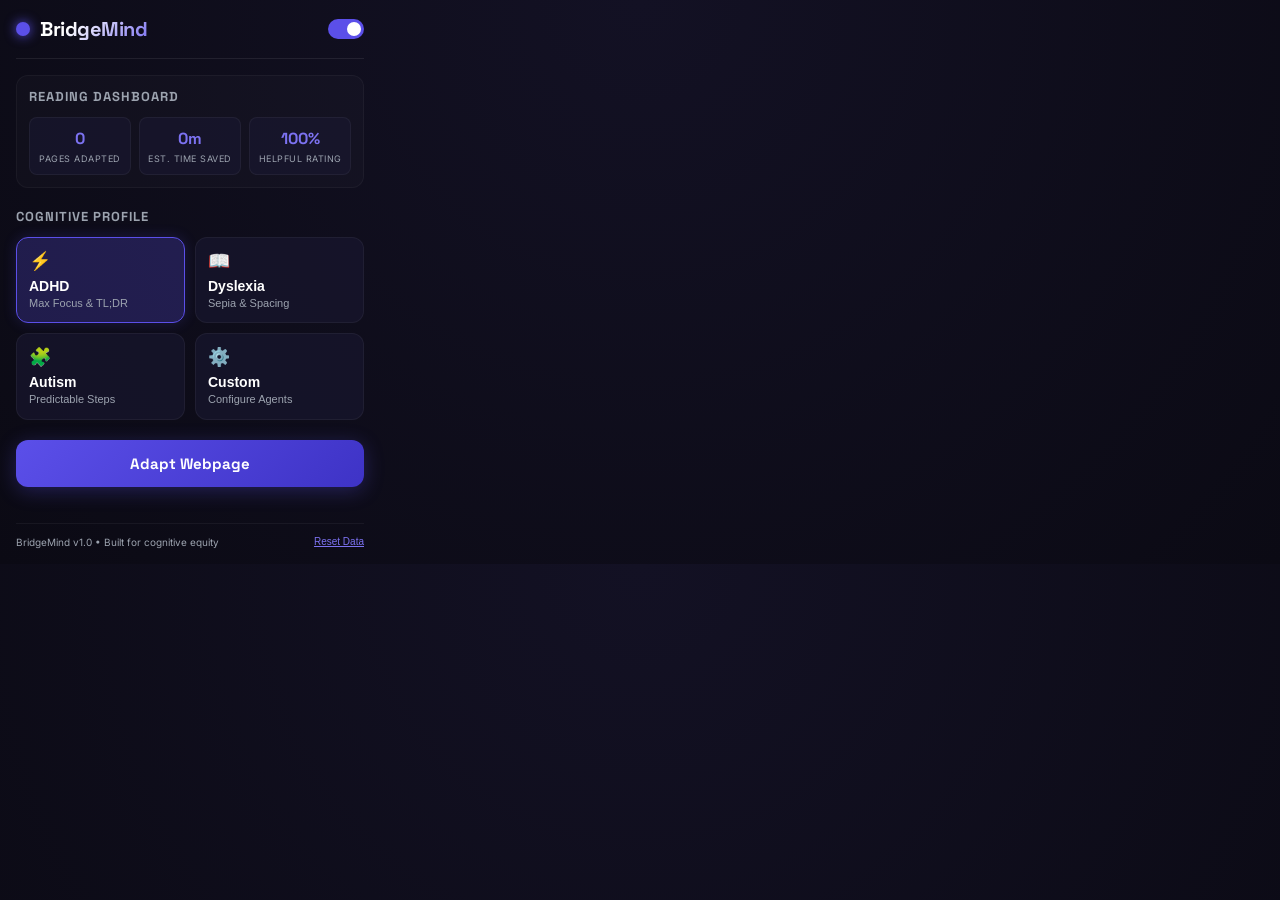
<file: extension/popup/popup.html>
<!DOCTYPE html>
<html lang="en">
<head>
  <meta charset="UTF-8">
  <title>BridgeMind Controls</title>
  <link rel="stylesheet" href="popup.css">
  <!-- Load Inter and Space Grotesk fonts -->
  <link rel="preconnect" href="https://fonts.googleapis.com">
  <link rel="preconnect" href="https://fonts.gstatic.com" crossorigin>
  <link href="https://fonts.googleapis.com/css2?family=Inter:wght@400;500;600;700&family=Space+Grotesk:wght@500;700&display=swap" rel="stylesheet">
</head>
<body>
  <!-- Onboarding Wizard Overlay -->
  <div id="onboarding-overlay" class="onboarding-overlay hidden">
    <div class="onboarding-card">
      <!-- Slide 1: Welcome & Profile -->
      <div class="onboarding-slide active" id="onboard-slide-1">
        <h3 class="onboard-title">Welcome to BridgeMind</h3>
        <p class="onboard-subtitle">Which cognitive profile matches you best?</p>
        <div class="onboard-options">
          <button class="onboard-opt-card" data-profile="adhd">
            <span class="opt-icon">⚡</span>
            <strong>ADHD</strong>
            <span>Short paragraphs & TL;DR</span>
          </button>
          <button class="onboard-opt-card" data-profile="dyslexia">
            <span class="opt-icon">📖</span>
            <strong>Dyslexia</strong>
            <span>Sepia spacing guides</span>
          </button>
          <button class="onboard-opt-card" data-profile="autism">
            <span class="opt-icon">🧩</span>
            <strong>Autism</strong>
            <span>Predictable explicit steps</span>
          </button>
          <button class="onboard-opt-card" data-profile="custom">
            <span class="opt-icon">⚙️</span>
            <strong>Custom</strong>
            <span>Manual agent config</span>
          </button>
        </div>
        <div class="onboard-footer">
          <button class="btn-onboard-next" id="btn-onboard-next-1" disabled>Continue</button>
        </div>
      </div>

      <!-- Slide 2: Reading Material Type -->
      <div class="onboarding-slide" id="onboard-slide-2">
        <h3 class="onboard-title">Typical Material</h3>
        <p class="onboard-subtitle">What type of content do you read most?</p>
        <div class="onboard-options">
          <button class="onboard-opt-card-rect" data-type="academic">🎓 Dense papers & textbooks</button>
          <button class="onboard-opt-card-rect" data-type="assignments">📝 Assignments & homework prompts</button>
          <button class="onboard-opt-card-rect" data-type="articles">📰 Online news & articles</button>
          <button class="onboard-opt-card-rect" data-type="general">🌐 General browsing & forms</button>
        </div>
        <div class="onboard-footer">
          <button class="btn-onboard-next" id="btn-onboard-next-2" disabled>Continue</button>
        </div>
      </div>

      <!-- Slide 3: Challenges -->
      <div class="onboarding-slide" id="onboard-slide-3">
        <h3 class="onboard-title">Reading Obstacles</h3>
        <p class="onboard-subtitle">What bothers you most when reading online?</p>
        <div class="onboard-options-grid">
          <button class="onboard-opt-pill" data-challenge="clutter">🚫 Ads & distractions</button>
          <button class="onboard-opt-pill" data-challenge="wall">🧱 Long walls of text</button>
          <button class="onboard-opt-pill" data-challenge="ambiguous">🤔 Ambiguous phrasing</button>
          <button class="onboard-opt-pill" data-challenge="sensory">🎨 Animated layouts</button>
        </div>
        <div class="onboard-footer">
          <button class="btn-onboard-next" id="btn-onboard-finish">Complete Setup</button>
        </div>
      </div>
    </div>
  </div>

  <div class="popup-container">
    <!-- Header -->
    <header class="app-header">
      <div class="logo-area">
        <div class="logo-glow"></div>
        <span class="logo-text">BridgeMind</span>
      </div>
      <div class="master-toggle-container">
        <label class="switch" for="master-toggle">
          <input type="checkbox" id="master-toggle" checked aria-label="Toggle BridgeMind on this page">
          <span class="slider round"></span>
        </label>
      </div>
    </header>

    <!-- Main Content -->
    <main class="app-main">
      <!-- Reading Progress & Metrics Dashboard -->
      <section class="section-progress">
        <h2 class="section-title">Reading Dashboard</h2>
        <div class="metrics-grid">
          <div class="metric-box">
            <span class="metric-val" id="metric-pages">0</span>
            <span class="metric-lbl">Pages Adapted</span>
          </div>
          <div class="metric-box">
            <span class="metric-val" id="metric-time">0m</span>
            <span class="metric-lbl">Est. Time Saved</span>
          </div>
          <div class="metric-box">
            <span class="metric-val" id="metric-feedback">100%</span>
            <span class="metric-lbl">Helpful Rating</span>
          </div>
        </div>
      </section>

      <section class="section-profiles">
        <h2 class="section-title">Cognitive Profile</h2>
        <div class="profile-grid">
          <button class="profile-card active" id="profile-adhd" aria-pressed="true">
            <div class="card-icon">⚡</div>
            <div class="card-name">ADHD</div>
            <div class="card-desc">Max Focus & TL;DR</div>
          </button>
          
          <button class="profile-card" id="profile-dyslexia" aria-pressed="false">
            <div class="card-icon">📖</div>
            <div class="card-name">Dyslexia</div>
            <div class="card-desc">Sepia & Spacing</div>
          </button>
          
          <button class="profile-card" id="profile-autism" aria-pressed="false">
            <div class="card-icon">🧩</div>
            <div class="card-name">Autism</div>
            <div class="card-desc">Predictable Steps</div>
          </button>
          
          <button class="profile-card" id="profile-custom" aria-pressed="false">
            <div class="card-icon">⚙️</div>
            <div class="card-name">Custom</div>
            <div class="card-desc">Configure Agents</div>
          </button>
        </div>
      </section>

      <!-- Advanced / Custom Settings Panel -->
      <section class="section-settings hidden" id="custom-settings-panel">
        <h2 class="section-title">Agent Settings</h2>
        
        <div class="setting-item">
          <div class="setting-info">
            <span class="setting-label">Focus Agent</span>
            <span class="setting-desc">Removes ads, popups, and sidebars</span>
          </div>
          <label class="switch">
            <input type="checkbox" id="toggle-focus" checked>
            <span class="slider round"></span>
          </label>
        </div>
        
        <div class="setting-item slider-item" id="focus-level-container">
          <div class="setting-info">
            <span class="setting-label">Focus Strength: <span id="focus-level-val">3</span></span>
          </div>
          <input type="range" id="focus-level" min="1" max="3" value="3" class="range-slider">
        </div>

        <div class="setting-item">
          <div class="setting-info">
            <span class="setting-label">Reader Agent</span>
            <span class="setting-desc">Restructures text layout, bolds key terms</span>
          </div>
          <label class="switch">
            <input type="checkbox" id="toggle-reader" checked>
            <span class="slider round"></span>
          </label>
        </div>

        <div class="setting-item">
          <div class="setting-info">
            <span class="setting-label">Comprehension Agent</span>
            <span class="setting-desc">Generates bullet summaries and concept maps</span>
          </div>
          <label class="switch">
            <input type="checkbox" id="toggle-comprehension" checked>
            <span class="slider round"></span>
          </label>
        </div>

        <div class="setting-item">
          <div class="setting-info">
            <span class="setting-label">Communication Agent</span>
            <span class="setting-desc">Rewrites instruction prompts explicitly</span>
          </div>
          <label class="switch">
            <input type="checkbox" id="toggle-communication">
            <span class="slider round"></span>
          </label>
        </div>

        <div class="setting-item">
          <div class="setting-info">
            <span class="setting-label">Emotion Agent</span>
            <span class="setting-desc">Flags distressing contents gently</span>
          </div>
          <label class="switch">
            <input type="checkbox" id="toggle-emotion">
            <span class="slider round"></span>
          </label>
        </div>

        <div class="setting-item slider-item" id="tts-rate-container">
          <div class="setting-info">
            <span class="setting-label">Speech Speed: <span id="tts-rate-val">1.0</span>x</span>
          </div>
          <input type="range" id="tts-rate" min="0.5" max="2.0" step="0.1" value="1.0" class="range-slider">
        </div>
      </section>


      <!-- Action Button -->
      <section class="section-actions">
        <button class="btn-adapt" id="btn-adapt-page">
          <span class="btn-text">Adapt Webpage</span>
          <div class="loader hidden" id="adapt-loader"></div>
        </button>
        <div class="status-msg" id="status-message"></div>
      </section>
    </main>

    <!-- Footer -->
    <footer class="app-footer" style="display: flex; justify-content: space-between; align-items: center; font-size: 10px; color: var(--color-text-muted); border-top: 1px solid rgba(255, 255, 255, 0.05); padding-top: 12px; margin-top: auto;">
      <span>BridgeMind v1.0 • Built for cognitive equity</span>
      <button id="btn-reset-data" style="background: transparent; border: none; color: var(--color-primary-light); font-size: 10px; cursor: pointer; text-decoration: underline;">Reset Data</button>
    </footer>
  </div>
  <script src="popup.js"></script>
</body>
</html>
</file>
<file: frontend/styles.css>
/* BridgeMind Web Landing Page Stylesheet */

:root {
  --bg-dark: #07060f;
  --bg-deep: #0e0d19;
  --bg-card: rgba(26, 23, 49, 0.4);
  --bg-card-hover: rgba(38, 34, 71, 0.6);
  --border-color: rgba(255, 255, 255, 0.08);
  
  --color-primary: #5b4fe9;
  --color-primary-light: #7c72f1;
  --color-success: #10b981;
  --color-warning: #f59e0b;
  
  --color-text-main: #f3f4f6;
  --color-text-muted: #9ca3af;
  
  --font-body: 'Inter', sans-serif;
  --font-heading: 'Space Grotesk', sans-serif;
}

* {
  box-sizing: border-box;
  margin: 0;
  padding: 0;
}

html {
  scroll-behavior: smooth;
}

body {
  font-family: var(--font-body);
  background-color: var(--bg-dark);
  color: var(--color-text-main);
  line-height: 1.6;
  overflow-x: hidden;
}

.container {
  max-width: 1200px;
  margin: 0 auto;
  padding: 0 24px;
}

/* Navbar */
.navbar {
  position: sticky;
  top: 0;
  z-index: 100;
  background: rgba(7, 6, 15, 0.75);
  backdrop-filter: blur(12px);
  border-bottom: 1px solid var(--border-color);
  padding: 16px 0;
}

.nav-container {
  max-width: 1200px;
  margin: 0 auto;
  padding: 0 24px;
  display: flex;
  justify-content: space-between;
  align-items: center;
}

.logo {
  display: flex;
  align-items: center;
  gap: 10px;
}

.logo-img {
  width: 32px;
  height: 32px;
  border-radius: 8px;
}

.logo-text {
  font-family: var(--font-heading);
  font-weight: 700;
  font-size: 22px;
  letter-spacing: -0.5px;
  background: linear-gradient(135deg, #fff 40%, var(--color-primary-light));
  -webkit-background-clip: text;
  -webkit-text-fill-color: transparent;
}

.nav-links {
  display: flex;
  gap: 32px;
}

.nav-links a {
  color: var(--color-text-muted);
  text-decoration: none;
  font-size: 14px;
  font-weight: 500;
  transition: color 0.2s;
}

.nav-links a:hover {
  color: #fff;
}

.nav-actions {
  display: flex;
  gap: 12px;
}

/* Buttons */
.btn {
  display: inline-flex;
  align-items: center;
  justify-content: center;
  padding: 8px 18px;
  border-radius: 10px;
  font-weight: 600;
  font-size: 14px;
  text-decoration: none;
  transition: all 0.2s;
  cursor: pointer;
}

.btn-primary {
  background: var(--color-primary);
  color: #fff;
  border: 1px solid var(--color-primary);
  box-shadow: 0 4px 15px rgba(91, 79, 233, 0.3);
}

.btn-primary:hover {
  background: var(--color-primary-light);
  transform: translateY(-1px);
  box-shadow: 0 6px 20px rgba(91, 79, 233, 0.45);
}

.btn-secondary {
  background: rgba(255, 255, 255, 0.05);
  color: #fff;
  border: 1px solid var(--border-color);
}

.btn-secondary:hover {
  background: rgba(255, 255, 255, 0.1);
}

.btn-tertiary {
  color: var(--color-text-muted);
  text-decoration: none;
  font-weight: 600;
}

.btn-tertiary:hover {
  color: #fff;
}

.btn-large {
  padding: 14px 28px;
  font-size: 16px;
  border-radius: 12px;
}

/* Hero Section */
.hero {
  position: relative;
  padding: 120px 0 80px 0;
  text-align: center;
  overflow: hidden;
}

.hero-glow {
  position: absolute;
  top: -20%;
  left: 50%;
  transform: translateX(-50%);
  width: 600px;
  height: 600px;
  background: radial-gradient(circle, rgba(91, 79, 233, 0.15) 0%, transparent 70%);
  z-index: -1;
  pointer-events: none;
}

.hero-badge {
  display: inline-block;
  padding: 6px 14px;
  background: rgba(91, 79, 233, 0.1);
  border: 1px solid rgba(91, 79, 233, 0.2);
  border-radius: 50px;
  font-size: 12px;
  font-weight: 600;
  color: var(--color-primary-light);
  letter-spacing: 0.5px;
  margin-bottom: 24px;
}

.hero-title {
  font-family: var(--font-heading);
  font-size: 56px;
  font-weight: 700;
  line-height: 1.15;
  letter-spacing: -1.5px;
  margin-bottom: 24px;
}

.gradient-text {
  background: linear-gradient(135deg, var(--color-primary-light) 20%, var(--color-success) 80%);
  -webkit-background-clip: text;
  -webkit-text-fill-color: transparent;
}

.hero-subtitle {
  font-size: 18px;
  color: var(--color-text-muted);
  max-width: 680px;
  margin: 0 auto 40px auto;
  line-height: 1.6;
}

.hero-ctas {
  display: flex;
  justify-content: center;
  align-items: center;
  gap: 20px;
}

/* Simulator Section */
.simulator-section {
  padding: 80px 0;
  background-color: var(--bg-deep);
}

.section-header {
  text-align: center;
  margin-bottom: 48px;
}

.section-title {
  font-family: var(--font-heading);
  font-size: 36px;
  font-weight: 700;
  margin-bottom: 12px;
}

.section-subtitle {
  color: var(--color-text-muted);
  font-size: 16px;
  max-width: 600px;
  margin: 0 auto;
}

.simulator-wrapper {
  display: flex;
  flex-direction: column;
  gap: 24px;
}

.simulator-controls {
  display: flex;
  justify-content: center;
  gap: 12px;
}

.sim-profile-btn {
  background: var(--bg-card);
  border: 1px solid var(--border-color);
  padding: 12px 24px;
  border-radius: 12px;
  color: var(--color-text-muted);
  font-weight: 600;
  font-size: 14px;
  cursor: pointer;
  transition: all 0.2s;
  display: flex;
  align-items: center;
  gap: 8px;
}

.sim-profile-btn:hover {
  background: var(--bg-card-hover);
  border-color: rgba(255, 255, 255, 0.15);
  color: #fff;
}

.sim-profile-btn.active {
  background: var(--color-primary);
  border-color: var(--color-primary);
  color: #fff;
  box-shadow: 0 4px 15px rgba(91, 79, 233, 0.3);
}

/* Simulator Frame */
.simulator-frame {
  display: grid;
  grid-template-columns: repeat(2, 1fr);
  border: 1px solid var(--border-color);
  border-radius: 20px;
  overflow: hidden;
  height: 520px;
  background: #fff; /* Base background for Web page look */
  box-shadow: 0 20px 40px rgba(0,0,0,0.3);
}

.frame-half {
  height: 100%;
  overflow-y: auto;
  position: relative;
  padding: 40px 32px 20px 32px;
  box-sizing: border-box;
}

.frame-badge {
  position: absolute;
  top: 12px;
  font-size: 10px;
  font-weight: 700;
  padding: 4px 10px;
  border-radius: 4px;
  text-transform: uppercase;
}

/* BEFORE Pane (Cluttered Page) */
.frame-before {
  background-color: #ffffff;
  color: #1a1a2e;
  border-right: 1px solid #e0e0e0;
}

.badge-before {
  left: 12px;
  background-color: #f3f4f6;
  color: #4b5563;
  border: 1px solid #d1d5db;
}

.mock-ad-banner {
  background-color: #fee2e2;
  border: 2px dashed #ef4444;
  color: #b91c1c;
  padding: 10px;
  font-size: 11px;
  font-weight: 700;
  text-align: center;
  border-radius: 6px;
  margin-bottom: 20px;
  animation: flash-red 1.5s infinite alternate;
}

.mock-page-header h1 {
  font-size: 24px;
  margin-bottom: 6px;
  color: #111;
  font-family: inherit;
}

.mock-meta {
  font-size: 11px;
  color: #6b7280;
  margin-bottom: 20px;
}

.mock-article-body p {
  font-size: 14px;
  margin-bottom: 14px;
  color: #374151;
  line-height: 1.5;
}

/* Annoying newsletter popup */
.mock-popup-banner {
  background-color: #eff6ff;
  border: 1px solid #3b82f6;
  border-radius: 8px;
  padding: 14px;
  margin: 16px 0;
  color: #1e3a8a;
}
.mock-popup-banner h3 { font-size: 14px; margin-bottom: 4px; }
.mock-popup-banner p { font-size: 11px; color: #1e40af; margin-bottom: 10px; }
.mock-popup-banner button {
  background-color: #3b82f6;
  color: #fff;
  border: none;
  border-radius: 4px;
  padding: 5px 12px;
  font-size: 11px;
  font-weight: 600;
  cursor: pointer;
}

.mock-sidebar {
  background-color: #f9fafb;
  border: 1px solid #e5e7eb;
  padding: 14px;
  border-radius: 8px;
  margin-top: 20px;
}
.mock-sidebar h3 { font-size: 13px; color: #374151; margin-bottom: 8px; }
.mock-sidebar ul { list-style: none; padding: 0; }
.mock-sidebar li { font-size: 11px; color: #4b5563; margin-bottom: 6px; text-decoration: underline; }

/* AFTER Pane (Adapted Page) */
.frame-after {
  transition: all 0.3s;
}

/* Reader themes in simulator */
.frame-after.theme-cream { background-color: #fdfaf2; color: #2b2821; }
.frame-after.theme-sepia { background-color: #f4ecd8; color: #433422; }
.frame-after.theme-dark { background-color: #12111a; color: #e4e4e7; }
.frame-after.theme-high-contrast { background-color: #000; color: #ffff00; }

.badge-after {
  right: 12px;
  background-color: rgba(91, 79, 233, 0.15);
  color: var(--color-primary-light);
  border: 1px solid rgba(91, 79, 233, 0.2);
}

.mock-injected-nav {
  display: flex;
  justify-content: space-between;
  align-items: center;
  border-bottom: 1px solid rgba(120, 120, 120, 0.15);
  padding-bottom: 10px;
  margin-bottom: 20px;
  font-size: 12px;
}

.mock-nav-brand {
  display: flex;
  align-items: center;
  gap: 6px;
  font-weight: 700;
}

.brand-dot {
  width: 8px;
  height: 8px;
  background-color: var(--color-primary);
  border-radius: 50%;
}

.mock-theme-switches {
  display: flex;
  gap: 4px;
}

.theme-pills {
  background: rgba(120, 120, 120, 0.08);
  border: 1px solid rgba(120, 120, 120, 0.15);
  color: inherit;
  font-size: 10px;
  padding: 3px 6px;
  border-radius: 4px;
  cursor: pointer;
}
.theme-pills.active {
  background: var(--color-primary);
  color: #fff;
  border-color: var(--color-primary);
}

/* Adapted Content cards */
.adapted-card {
  background: rgba(120, 120, 120, 0.04);
  border: 1px solid rgba(120, 120, 120, 0.1);
  border-radius: 10px;
  padding: 16px;
  margin-bottom: 20px;
}
.adapted-card h4 {
  font-size: 14px;
  margin-bottom: 10px;
  font-weight: 700;
}
.adapted-card ul {
  padding-left: 16px;
}
.adapted-card li {
  font-size: 13px;
  margin-bottom: 6px;
}

.adapted-card-communication {
  border-left: 4px solid var(--color-success);
}
.adapted-card-communication ol {
  padding-left: 16px;
}
.adapted-card-communication li {
  font-size: 13px;
  margin-bottom: 8px;
}

.adapted-article-body h3 {
  font-size: 18px;
  margin-bottom: 12px;
  font-family: var(--font-heading);
}

.adapted-article-body p {
  font-size: 14px;
  line-height: 1.7;
  margin-bottom: 12px;
}

.adapted-article-body strong {
  color: var(--color-primary);
}

/* Font profile overrides */
.frame-after.font-dyslexic {
  font-family: 'Comic Sans MS', sans-serif !important;
  letter-spacing: 0.08em;
  word-spacing: 0.15em;
  line-height: 1.8 !important;
}

/* Concept map button in sim */
.mock-cmap-btn {
  background: var(--color-primary);
  color: #fff;
  border: none;
  border-radius: 8px;
  padding: 8px 16px;
  font-size: 12px;
  font-weight: 600;
  cursor: pointer;
  margin-top: 10px;
  transition: opacity 0.2s;
}
.mock-cmap-btn:hover {
  opacity: 0.9;
}

/* Concept map drawer in sim */
.mock-cmap-drawer {
  position: absolute;
  top: 0;
  right: 0;
  width: 260px;
  height: 100%;
  background: inherit;
  border-left: 1px solid rgba(120, 120, 120, 0.2);
  box-shadow: -4px 0 15px rgba(0,0,0,0.1);
  padding: 20px;
  box-sizing: border-box;
  z-index: 10;
  display: flex;
  flex-direction: column;
}
.mock-cmap-drawer.hidden { display: none; }
.drawer-header {
  display: flex;
  justify-content: space-between;
  align-items: center;
  margin-bottom: 20px;
}
.drawer-header h5 { font-size: 13px; margin: 0; }
.drawer-header button { background: transparent; border: none; font-size: 18px; cursor: pointer; color: inherit; }

.drawer-body {
  display: flex;
  flex-direction: column;
  align-items: center;
  gap: 8px;
}
.cmap-bubble {
  background: rgba(120, 120, 120, 0.08);
  border: 1px solid rgba(120, 120, 120, 0.15);
  padding: 6px 12px;
  border-radius: 6px;
  font-size: 10px;
  font-weight: 600;
  text-align: center;
  width: 100%;
}
.cmap-bubble.root {
  background: var(--color-primary) !important;
  color: #fff !important;
}
.cmap-line {
  width: 1px;
  height: 15px;
  background-color: rgba(120, 120, 120, 0.3);
}
.cmap-nodes {
  display: flex;
  flex-direction: column;
  gap: 6px;
  width: 100%;
}

/* Agents Section */
.how-it-works-section {
  padding: 80px 0;
}

.agents-grid {
  display: grid;
  grid-template-columns: repeat(3, 1fr);
  gap: 24px;
  margin-top: 40px;
}

.agent-card {
  background: var(--bg-card);
  border: 1px solid var(--border-color);
  border-radius: 16px;
  padding: 32px 24px;
  transition: all 0.25s;
}

.agent-card:hover {
  background: var(--bg-card-hover);
  border-color: rgba(91, 79, 233, 0.3);
  transform: translateY(-4px);
}

.agent-icon {
  font-size: 32px;
  margin-bottom: 20px;
}

.agent-card h3 {
  font-family: var(--font-heading);
  font-size: 20px;
  font-weight: 700;
  margin-bottom: 12px;
}

.agent-card p {
  font-size: 14px;
  color: var(--color-text-muted);
  margin-bottom: 20px;
  line-height: 1.5;
}

.agent-target {
  font-size: 11px;
  font-weight: 700;
  color: var(--color-primary-light);
  text-transform: uppercase;
}

/* Impact Section */
.impact-section {
  padding: 100px 0;
  background-color: var(--bg-deep);
  border-top: 1px solid var(--border-color);
}

.impact-grid {
  display: grid;
  grid-template-columns: 1.2fr 0.8fr;
  gap: 60px;
  align-items: center;
}

.impact-text-side .section-title {
  text-align: left;
}

.section-body {
  font-size: 16px;
  color: var(--color-text-muted);
  margin-bottom: 20px;
}

.metric-row {
  display: flex;
  gap: 40px;
  margin-top: 32px;
}

.metric-num {
  display: block;
  font-family: var(--font-heading);
  font-size: 44px;
  font-weight: 700;
  color: var(--color-success);
  line-height: 1;
}

.metric-label {
  font-size: 12px;
  color: var(--color-text-muted);
  font-weight: 500;
}

.story-card {
  background: var(--bg-card);
  border: 1px solid var(--border-color);
  border-radius: 20px;
  padding: 32px;
  box-shadow: 0 10px 30px rgba(0,0,0,0.15);
}

.story-header {
  display: flex;
  align-items: center;
  gap: 16px;
  margin-bottom: 20px;
}

.story-avatar {
  width: 48px;
  height: 48px;
  border-radius: 50%;
  background-color: var(--color-primary);
  display: flex;
  align-items: center;
  justify-content: center;
  font-family: var(--font-heading);
  font-weight: 700;
  font-size: 20px;
  color: #fff;
}

.story-name {
  font-size: 16px;
  font-weight: 600;
}

.story-role {
  font-size: 12px;
  color: var(--color-text-muted);
}

.story-text {
  font-size: 15px;
  line-height: 1.6;
  color: var(--color-text-main);
  font-style: italic;
}

/* Footer */
.footer {
  padding: 40px 0;
  border-top: 1px solid var(--border-color);
  font-size: 13px;
  color: var(--color-text-muted);
}

.footer-content {
  display: flex;
  justify-content: space-between;
  align-items: center;
}

.footer-left {
  display: flex;
  flex-direction: column;
  gap: 6px;
}

.footer-logo {
  width: 24px;
  height: 24px;
  border-radius: 6px;
}

.footer-title {
  font-family: var(--font-heading);
  font-weight: 700;
  color: #fff;
  font-size: 16px;
}

/* Animations & Keyframes */
@keyframes flash-red {
  0% { box-shadow: 0 0 4px rgba(239, 68, 68, 0.2); }
  100% { box-shadow: 0 0 12px rgba(239, 68, 68, 0.5); }
}

/* Responsive */
@media (max-width: 992px) {
  .simulator-frame {
    grid-template-columns: 1fr;
    height: 900px;
  }
  .frame-before {
    border-right: none;
    border-bottom: 1px solid #e0e0e0;
  }
  .agents-grid {
    grid-template-columns: repeat(2, 1fr);
  }
  .impact-grid {
    grid-template-columns: 1fr;
    gap: 40px;
  }
}

@media (max-width: 768px) {
  .hero-title {
    font-size: 40px;
  }
  .navbar .nav-links, .navbar .nav-actions {
    display: none;
  }
  .agents-grid {
    grid-template-columns: 1fr;
  }
}

/* Reading Ruler inside simulator */
.bm-reading-ruler {
  background: rgba(91, 79, 233, 0.08);
  border-top: 2px solid #5b4fe9;
  border-bottom: 2px solid #5b4fe9;
  pointer-events: none;
  z-index: 5;
  transition: opacity 0.2s, height 0.1s;
}
.theme-dark .bm-reading-ruler {
  background: rgba(91, 79, 233, 0.15);
  border-top: 2px solid #786efb;
  border-bottom: 2px solid #786efb;
}
.theme-sepia .bm-reading-ruler {
  background: rgba(91, 79, 233, 0.1);
  border-top: 2px solid #5b4fe9;
  border-bottom: 2px solid #5b4fe9;
}

/* Draggable Concept Map inside simulator */
.bm-svg-cmap-canvas {
  background: rgba(120, 120, 120, 0.02);
  border: 1px dashed rgba(120, 120, 120, 0.2);
  border-radius: 8px;
  position: relative;
  overflow: hidden;
}
.bm-svg-connections-layer {
  width: 100%;
  height: 100%;
  position: absolute;
  top: 0;
  left: 0;
  pointer-events: none;
}
.bm-svg-connection {
  stroke: rgba(91, 79, 233, 0.4);
  stroke-width: 2;
  fill: none;
  stroke-dasharray: 4 3;
  animation: svg-dash 15s linear infinite;
}
.bm-svg-node {
  position: absolute;
  background: rgba(255, 255, 255, 0.95);
  border: 1.5px solid #5b4fe9;
  border-radius: 8px;
  padding: 4px 8px;
  font-family: 'Space Grotesk', sans-serif;
  font-size: 10px;
  font-weight: 700;
  cursor: grab;
  box-shadow: 0 2px 6px rgba(0,0,0,0.05);
  user-select: none;
  max-width: 90px;
  text-align: center;
  z-index: 2;
  color: #1a1a2e;
}
.bm-svg-node:active {
  cursor: grabbing;
  box-shadow: 0 4px 10px rgba(91, 79, 233, 0.2);
}
.bm-svg-node.root {
  background: #5b4fe9;
  color: #fff;
  border-color: #5b4fe9;
  font-size: 11px;
  max-width: 100px;
  box-shadow: 0 2px 8px rgba(91, 79, 233, 0.3);
  z-index: 3;
}
.theme-dark .bm-svg-node:not(.root) {
  background: #191824;
  border-color: #786efb;
  color: #e4e4e7;
}

/* TTS Highlighting inside simulator */
.bm-highlight-sentence {
  background-color: rgba(91, 79, 233, 0.08);
  border-bottom: 1.5px dashed rgba(91, 79, 233, 0.4);
  border-radius: 3px;
}
.theme-dark .bm-highlight-sentence {
  background-color: rgba(120, 110, 251, 0.15);
}
.bm-highlight-word {
  background-color: rgba(16, 185, 129, 0.25) !important;
  font-weight: 700;
  border-radius: 2px;
}

/* TTS speaker buttons */
.bm-tts-controls {
  display: inline-flex;
  gap: 4px;
  margin-left: 6px;
  vertical-align: middle;
}
.bm-tts-btn {
  background: transparent;
  border: none;
  cursor: pointer;
  font-size: 11px;
  opacity: 0.5;
  transition: opacity 0.2s;
  padding: 1px 4px;
  border-radius: 3px;
  color: inherit;
}
.bm-tts-btn:hover {
  opacity: 1;
  background: rgba(120, 120, 120, 0.1);
}

/* General hidden utility */
.hidden {
  display: none !important;
}
</file>
<file: extension/popup/popup.css>
/* BridgeMind Popup Premium Stylesheet */

:root {
  --bg-primary: #0b0a14;
  --bg-secondary: #131124;
  --bg-card: rgba(26, 23, 49, 0.65);
  --bg-card-hover: rgba(38, 34, 71, 0.85);
  --bg-card-active: rgba(91, 79, 233, 0.25);
  
  --color-primary: #5b4fe9;
  --color-primary-light: #7c72f1;
  --color-success: #10b981;
  --color-warning: #f59e0b;
  --color-text-main: #f3f4f6;
  --color-text-muted: #9ca3af;
  --border-glow: rgba(91, 79, 233, 0.3);
  
  --font-family-body: 'Inter', sans-serif;
  --font-family-header: 'Space Grotesk', sans-serif;
}

* {
  box-sizing: border-box;
  margin: 0;
  padding: 0;
}

body {
  width: 380px;
  min-height: 480px;
  font-family: var(--font-family-body);
  background: radial-gradient(circle at top, var(--bg-secondary) 0%, var(--bg-primary) 100%);
  color: var(--color-text-main);
  overflow-x: hidden;
  padding: 16px;
}

/* Scrollbar styling */
::-webkit-scrollbar {
  width: 6px;
}
::-webkit-scrollbar-track {
  background: var(--bg-primary);
}
::-webkit-scrollbar-thumb {
  background: var(--bg-card);
  border-radius: 4px;
}

.popup-container {
  display: flex;
  flex-direction: column;
  height: 100%;
}

/* Header */
.app-header {
  display: flex;
  justify-content: space-between;
  align-items: center;
  padding-bottom: 16px;
  border-bottom: 1px solid rgba(255, 255, 255, 0.08);
  margin-bottom: 16px;
}

.logo-area {
  display: flex;
  align-items: center;
  position: relative;
}

.logo-glow {
  width: 14px;
  height: 14px;
  background-color: var(--color-primary);
  border-radius: 50%;
  margin-right: 10px;
  box-shadow: 0 0 12px var(--color-primary);
  animation: pulse-glow 2s infinite alternate;
}

.logo-text {
  font-family: var(--font-family-header);
  font-weight: 700;
  font-size: 20px;
  letter-spacing: -0.5px;
  background: linear-gradient(135deg, #fff 30%, var(--color-primary-light) 100%);
  -webkit-background-clip: text;
  -webkit-text-fill-color: transparent;
}

/* Profiles Section */
.section-profiles {
  margin-bottom: 20px;
}

.section-title {
  font-family: var(--font-family-header);
  font-size: 13px;
  font-weight: 700;
  text-transform: uppercase;
  letter-spacing: 1px;
  color: var(--color-text-muted);
  margin-bottom: 12px;
}

.profile-grid {
  display: grid;
  grid-template-columns: repeat(2, 1fr);
  gap: 10px;
}

.profile-card {
  background: var(--bg-card);
  border: 1px solid rgba(255, 255, 255, 0.05);
  border-radius: 12px;
  padding: 12px;
  text-align: left;
  cursor: pointer;
  transition: all 0.25s cubic-bezier(0.4, 0, 0.2, 1);
  outline: none;
}

.profile-card:hover {
  background: var(--bg-card-hover);
  border-color: rgba(91, 79, 233, 0.2);
  transform: translateY(-2px);
}

.profile-card.active {
  background: var(--bg-card-active);
  border-color: var(--color-primary);
  box-shadow: 0 0 14px rgba(91, 79, 233, 0.2);
}

.card-icon {
  font-size: 18px;
  margin-bottom: 6px;
}

.card-name {
  font-weight: 600;
  font-size: 14px;
  color: #fff;
  margin-bottom: 2px;
}

.card-desc {
  font-size: 11px;
  color: var(--color-text-muted);
  line-height: 1.3;
}

/* Settings List */
.section-settings {
  display: flex;
  flex-direction: column;
  gap: 12px;
  background: rgba(255, 255, 255, 0.02);
  border-radius: 12px;
  padding: 12px;
  margin-bottom: 20px;
  border: 1px solid rgba(255, 255, 255, 0.04);
  animation: slide-down 0.25s ease;
}

.hidden {
  display: none !important;
}

.setting-item {
  display: flex;
  justify-content: space-between;
  align-items: center;
}

.setting-info {
  display: flex;
  flex-direction: column;
  padding-right: 10px;
}

.setting-label {
  font-size: 13px;
  font-weight: 600;
  color: #fff;
}

.setting-desc {
  font-size: 11px;
  color: var(--color-text-muted);
}

.slider-item {
  flex-direction: column;
  align-items: flex-start;
  gap: 6px;
}

.range-slider {
  width: 100%;
  -webkit-appearance: none;
  height: 4px;
  border-radius: 2px;
  background: rgba(255, 255, 255, 0.1);
  outline: none;
}

.range-slider::-webkit-slider-thumb {
  -webkit-appearance: none;
  appearance: none;
  width: 14px;
  height: 14px;
  border-radius: 50%;
  background: var(--color-primary-light);
  cursor: pointer;
  box-shadow: 0 0 8px var(--color-primary);
  transition: transform 0.1s;
}

.range-slider::-webkit-slider-thumb:hover {
  transform: scale(1.25);
}

/* Switch styling */
.switch {
  position: relative;
  display: inline-block;
  width: 36px;
  height: 20px;
  flex-shrink: 0;
}

.switch input {
  opacity: 0;
  width: 0;
  height: 0;
}

.slider {
  position: absolute;
  cursor: pointer;
  top: 0;
  left: 0;
  right: 0;
  bottom: 0;
  background-color: rgba(255, 255, 255, 0.15);
  transition: .3s;
}

.slider:before {
  position: absolute;
  content: "";
  height: 14px;
  width: 14px;
  left: 3px;
  bottom: 3px;
  background-color: white;
  transition: .3s;
}

input:checked + .slider {
  background-color: var(--color-primary);
}

input:focus + .slider {
  box-shadow: 0 0 1px var(--color-primary);
}

input:checked + .slider:before {
  transform: translateX(16px);
}

.slider.round {
  border-radius: 34px;
}

.slider.round:before {
  border-radius: 50%;
}

/* Action button */
.section-actions {
  margin-top: auto;
  margin-bottom: 12px;
}

.btn-adapt {
  width: 100%;
  background: linear-gradient(135deg, var(--color-primary) 0%, #3e33c6 100%);
  border: none;
  border-radius: 12px;
  padding: 14px;
  color: #fff;
  font-family: var(--font-family-header);
  font-weight: 700;
  font-size: 15px;
  cursor: pointer;
  display: flex;
  justify-content: center;
  align-items: center;
  gap: 8px;
  box-shadow: 0 4px 20px rgba(91, 79, 233, 0.3);
  transition: all 0.2s;
  outline: none;
}

.btn-adapt:hover {
  transform: translateY(-1px);
  box-shadow: 0 6px 24px rgba(91, 79, 233, 0.45);
  background: linear-gradient(135deg, var(--color-primary-light) 0%, var(--color-primary) 100%);
}

.btn-adapt:active {
  transform: translateY(1px);
  box-shadow: 0 2px 10px rgba(91, 79, 233, 0.2);
}

.loader {
  border: 2px solid rgba(255, 255, 255, 0.3);
  border-radius: 50%;
  border-top: 2px solid #fff;
  width: 16px;
  height: 16px;
  animation: spin 0.8s linear infinite;
}

.status-msg {
  font-size: 11px;
  text-align: center;
  margin-top: 8px;
  color: var(--color-text-muted);
  min-height: 16px;
  line-height: 1.4;
}

.status-msg.error {
  color: #ef4444;
}

.status-msg.success {
  color: var(--color-success);
}

/* Footer */
.app-footer {
  text-align: center;
  font-size: 10px;
  color: var(--color-text-muted);
  border-top: 1px solid rgba(255, 255, 255, 0.05);
  padding-top: 12px;
  margin-top: auto;
}

/* Animations */
@keyframes spin {
  0% { transform: rotate(0deg); }
  100% { transform: rotate(360deg); }
}

@keyframes pulse-glow {
  0% { box-shadow: 0 0 6px var(--color-primary); }
  100% { box-shadow: 0 0 16px var(--color-primary); }
}

@keyframes slide-down {
  from { opacity: 0; transform: translateY(-8px); }
  to { opacity: 1; transform: translateY(0); }
}

/* Onboarding Wizard Styling */
.onboarding-overlay {
  position: fixed;
  top: 0;
  left: 0;
  width: 100%;
  height: 100%;
  background: rgba(11, 10, 20, 0.96);
  backdrop-filter: blur(16px);
  z-index: 9999;
  display: flex;
  justify-content: center;
  align-items: center;
  transition: opacity 0.3s ease;
}
.onboarding-card {
  width: 90%;
  max-width: 350px;
  background: var(--bg-secondary);
  border: 1px solid var(--border-glow);
  border-radius: 16px;
  padding: 24px;
  box-shadow: 0 10px 30px rgba(0,0,0,0.5);
  overflow: hidden;
}
.onboarding-slide {
  display: none;
  flex-direction: column;
  gap: 16px;
  animation: fade-in 0.3s ease;
}
.onboarding-slide.active {
  display: flex;
}
.onboard-title {
  font-family: var(--font-family-header);
  font-size: 18px;
  font-weight: 700;
  text-align: center;
  background: linear-gradient(135deg, #fff, var(--color-primary-light));
  -webkit-background-clip: text;
  -webkit-text-fill-color: transparent;
}
.onboard-subtitle {
  font-size: 12px;
  color: var(--color-text-muted);
  text-align: center;
  line-height: 1.4;
}
.onboard-options {
  display: flex;
  flex-direction: column;
  gap: 8px;
  margin: 10px 0;
}
.onboard-opt-card {
  display: flex;
  align-items: center;
  gap: 12px;
  padding: 10px 14px;
  background: rgba(255, 255, 255, 0.03);
  border: 1px solid rgba(255, 255, 255, 0.05);
  border-radius: 10px;
  cursor: pointer;
  text-align: left;
  color: inherit;
  transition: all 0.2s;
}
.onboard-opt-card:hover {
  background: rgba(255, 255, 255, 0.08);
}
.onboard-opt-card.selected {
  border-color: var(--color-primary);
  background: var(--bg-card-active);
}
.opt-icon {
  font-size: 18px;
}
.onboard-opt-card strong {
  font-size: 13px;
  color: #fff;
  flex: 1;
}
.onboard-opt-card span:last-child {
  font-size: 10px;
  color: var(--color-text-muted);
}
.onboard-opt-card-rect {
  padding: 12px 14px;
  background: rgba(255, 255, 255, 0.03);
  border: 1px solid rgba(255, 255, 255, 0.05);
  border-radius: 10px;
  cursor: pointer;
  text-align: center;
  color: #fff;
  font-weight: 600;
  font-size: 12px;
  transition: all 0.2s;
}
.onboard-opt-card-rect:hover {
  background: rgba(255, 255, 255, 0.08);
}
.onboard-opt-card-rect.selected {
  border-color: var(--color-primary);
  background: var(--bg-card-active);
}
.onboard-options-grid {
  display: grid;
  grid-template-columns: 1fr 1fr;
  gap: 8px;
}
.onboard-opt-pill {
  padding: 10px 8px;
  background: rgba(255, 255, 255, 0.03);
  border: 1px solid rgba(255, 255, 255, 0.05);
  border-radius: 8px;
  cursor: pointer;
  color: inherit;
  font-size: 11px;
  font-weight: 600;
  text-align: center;
  transition: all 0.2s;
}
.onboard-opt-pill:hover {
  background: rgba(255, 255, 255, 0.08);
}
.onboard-opt-pill.selected {
  border-color: var(--color-primary);
  background: var(--bg-card-active);
}
.btn-onboard-next {
  width: 100%;
  padding: 12px;
  background: var(--color-primary);
  color: #fff;
  border: none;
  border-radius: 8px;
  font-weight: 700;
  cursor: pointer;
  transition: opacity 0.2s;
}
.btn-onboard-next:disabled {
  opacity: 0.4;
  cursor: not-allowed;
}
.btn-onboard-next:not(:disabled):hover {
  background: var(--color-primary-light);
}

/* Reading Progress Dashboard Styles */
.section-progress {
  margin-bottom: 20px;
  background: rgba(255, 255, 255, 0.02);
  border: 1px solid rgba(255, 255, 255, 0.04);
  border-radius: 12px;
  padding: 12px;
}
.metrics-grid {
  display: grid;
  grid-template-columns: repeat(3, 1fr);
  gap: 8px;
}
.metric-box {
  background: var(--bg-card);
  border: 1px solid rgba(255, 255, 255, 0.05);
  border-radius: 8px;
  padding: 10px 4px;
  text-align: center;
  display: flex;
  flex-direction: column;
  gap: 4px;
}
.metric-val {
  font-family: var(--font-family-header);
  font-size: 16px;
  font-weight: 700;
  color: var(--color-primary-light);
}
.metric-lbl {
  font-size: 9px;
  color: var(--color-text-muted);
  text-transform: uppercase;
  letter-spacing: 0.5px;
}

@keyframes fade-in {
  from { opacity: 0; transform: scale(0.95); }
  to { opacity: 1; transform: scale(1); }
}
</file>
